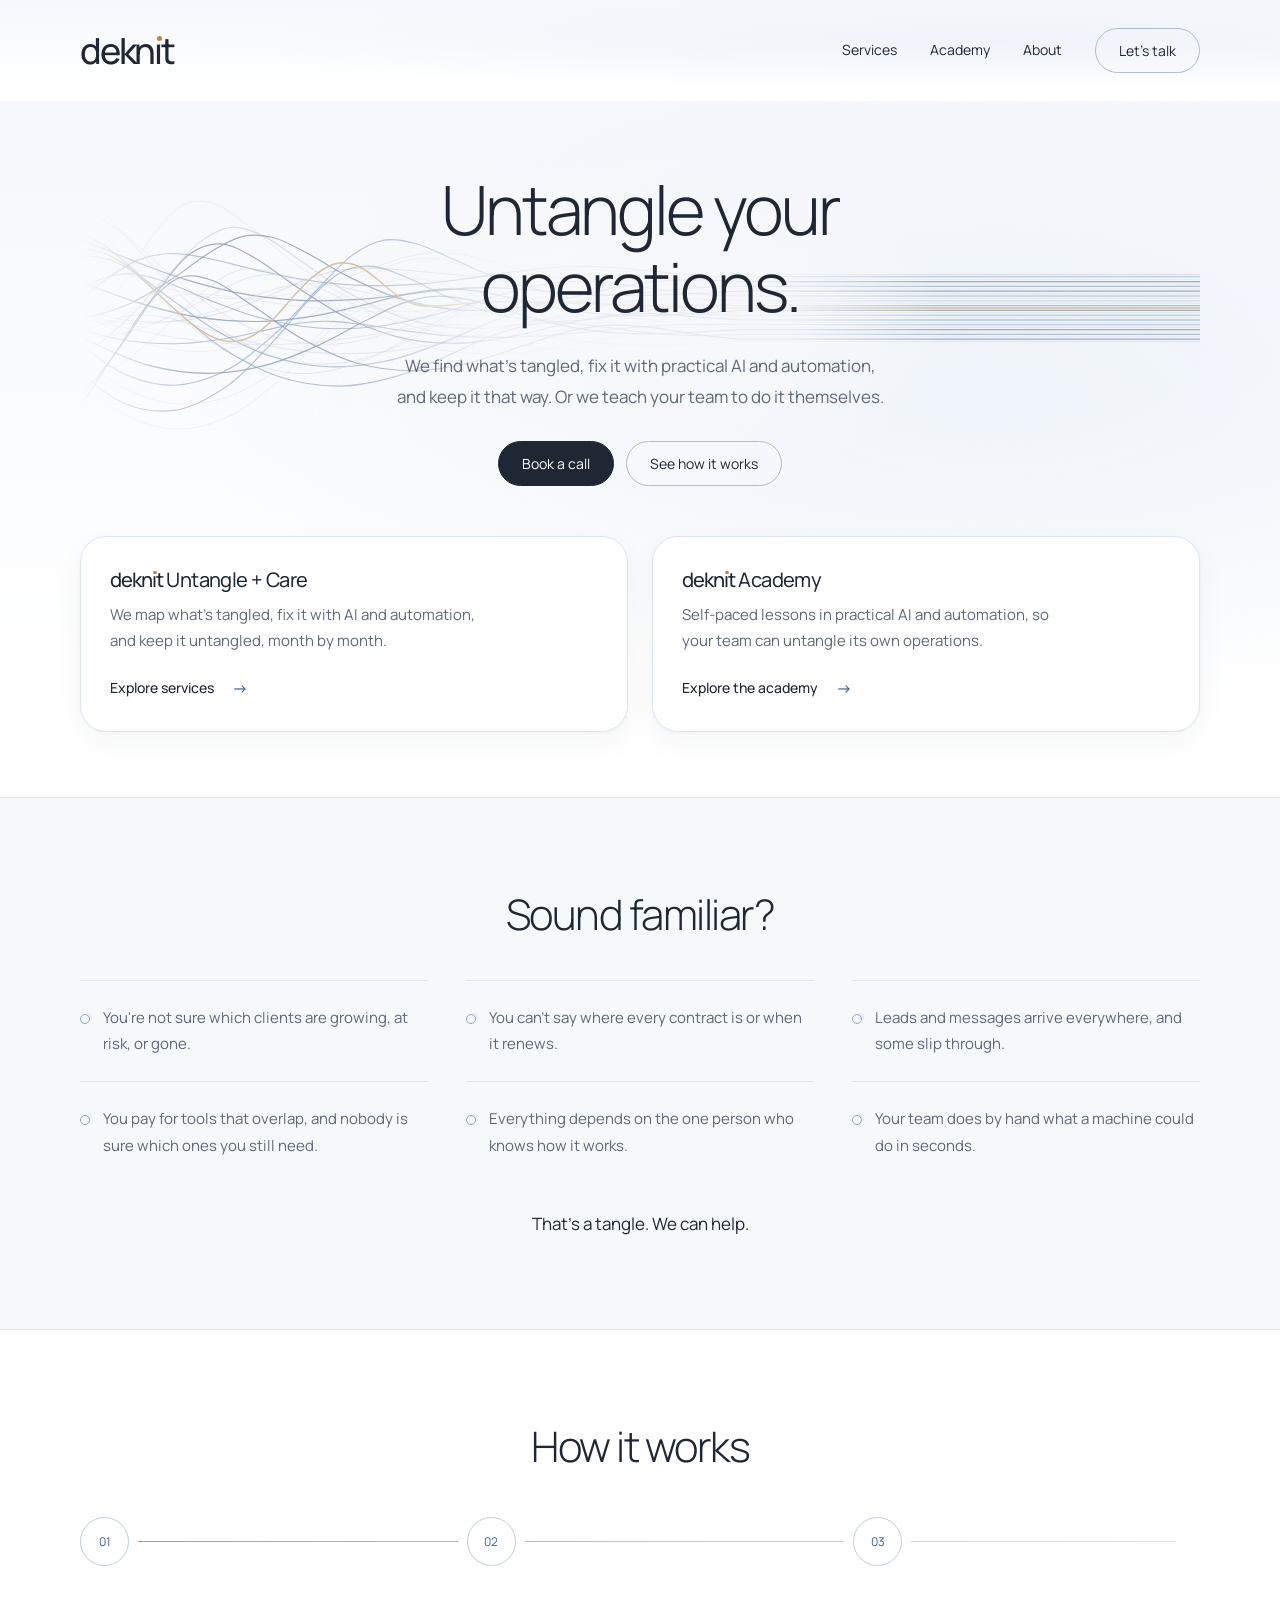
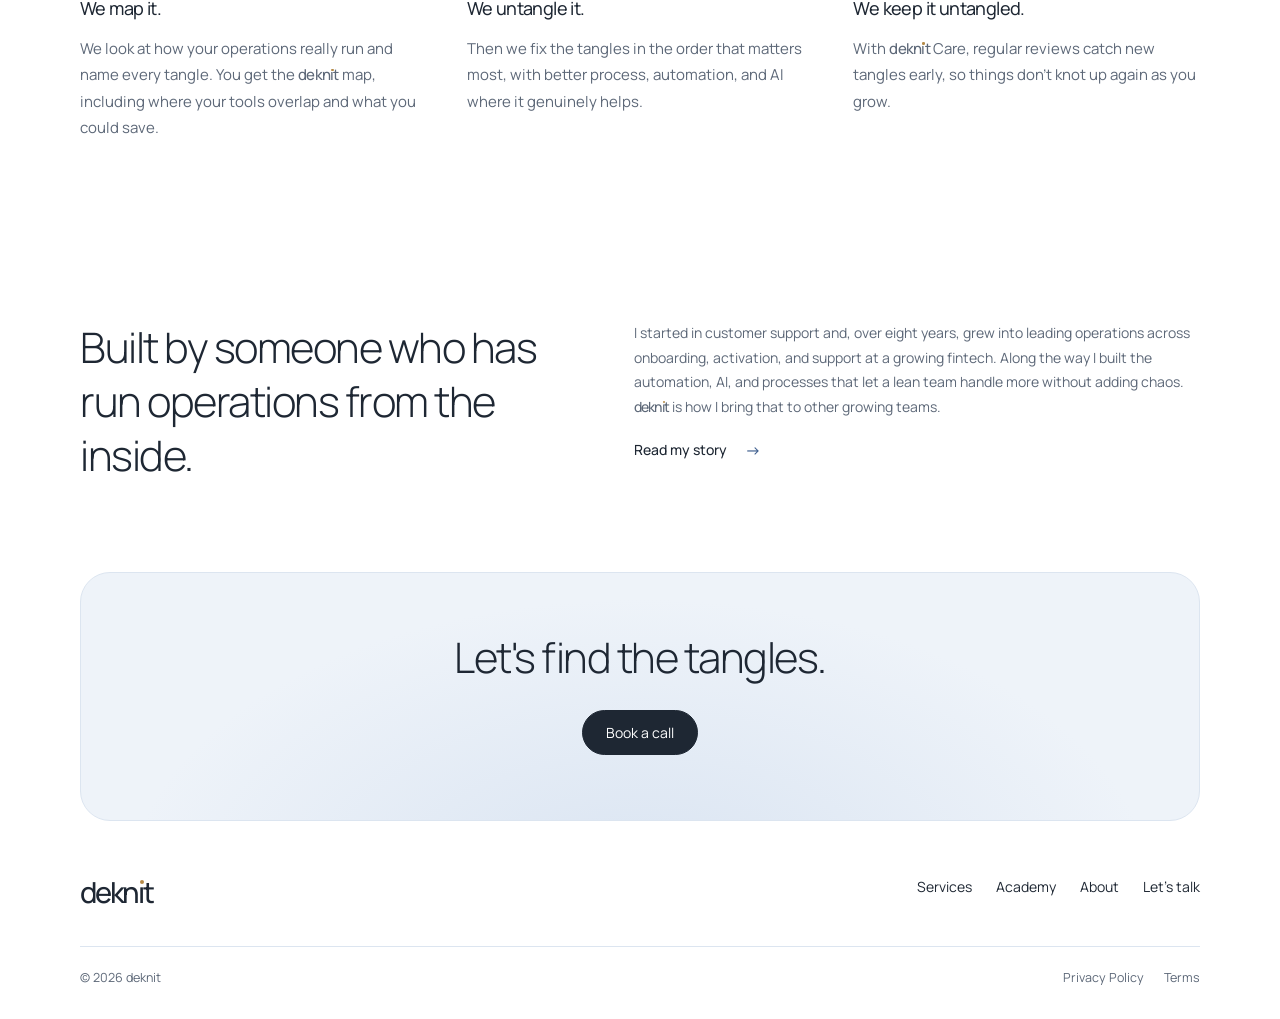
<file: index.html>
<!doctype html>
<html lang="en">
<head>
<meta charset="utf-8">
<meta name="viewport" content="width=device-width, initial-scale=1">
<meta name="description" content="We find what's tangled, fix it with practical AI and automation, and keep it that way. Or we teach your team to do it themselves.">
<title>deknit | Untangle your operations.</title>
<link rel="icon" href="favicon.ico?v=2" sizes="48x48"><link rel="icon" type="image/png" sizes="32x32" href="favicon-32.png?v=2"><link rel="apple-touch-icon" href="apple-touch-icon.png?v=2"><link rel="stylesheet" href="styles.css?v=20261027b"><script src="script.js?v=20261027b" defer></script>
</head>
<body>
<a class="skip" href="#main">Skip to content</a>
<header class="top"><div class="wrap header-row"><a class="logo" href="index.html" aria-label="deknit home">dekn<span class="logo-i">i</span>t</a><nav aria-label="Main navigation"><a href="services.html">Services</a><a href="academy.html">Academy</a><a href="about.html">About</a><a href="lets-talk.html" class="pill">Let's talk</a></nav></div></header>
<main id="main" class="centered"><div class="top">
<div class="wrap">
<section class="hero" aria-labelledby="hero-title"><div class="hero-art" aria-hidden="true"><img src="images/deknit-untangled-hero.svg" alt="" width="2400" height="520" decoding="async"></div><div class="hero-copy"><h1 id="hero-title">Untangle your<br>operations.</h1><p class="lead">We find what's tangled, fix it with practical AI and automation, and keep it that way. Or we teach your team to do it themselves.</p><div class="actions"><a class="pill primary" href="lets-talk.html">Book a call</a><a class="pill" href="#how-it-works">See how it works</a></div></div>
</section>
<div class="offers" id="services"><article class="glass offer"><div><h3><span class="wm">dekn<span class="logo-i">i</span>t</span> Untangle + Care</h3><p>We map what's tangled, fix it with AI and automation, and keep it untangled, month by month.</p><a class="text-link" href="services.html">Explore services</a></div></article><article class="glass offer" id="academy"><div><h3><span class="wm">dekn<span class="logo-i">i</span>t</span> Academy</h3><p>Self-paced lessons in practical AI and automation, so your team can untangle its own operations.</p><a class="text-link" href="academy.html">Explore the academy</a></div></article></div>
</div></div>
<section class="section familiar"><div class="wrap"><h2>Sound familiar?</h2><div class="tangles"><p class="tangle">You're not sure which clients are growing, at risk, or gone.</p><p class="tangle">You can't say where every contract is or when it renews.</p><p class="tangle">Leads and messages arrive everywhere, and some slip through.</p><p class="tangle">You pay for tools that overlap, and nobody is sure which ones you still need.</p><p class="tangle">Everything depends on the one person who knows how it works.</p><p class="tangle">Your team does by hand what a machine could do in seconds.</p></div><p class="closing">That's a tangle. We can help.</p></div></section>
<section class="section wrap" id="how-it-works"><h2>How it works</h2><div class="steps"><article class="step"><span class="number">01</span><h3>We map it.</h3><p>We look at how your operations really run and name every tangle. You get the <span class="wm">dekn<span class="logo-i">i</span>t</span> map, including where your tools overlap and what you could save.</p></article><article class="step"><span class="number">02</span><h3>We untangle it.</h3><p>Then we fix the tangles in the order that matters most, with better process, automation, and AI where it genuinely helps.</p></article><article class="step"><span class="number">03</span><h3>We keep it untangled.</h3><p>With <span class="wm">dekn<span class="logo-i">i</span>t</span> Care, regular reviews catch new tangles early, so things don't knot up again as you grow.</p></article></div></section>
<div class="wrap"><section class="section about" id="about"><h2>Built by someone who has run operations from the inside.</h2><div><p>I started in customer support and, over eight years, grew into leading operations across onboarding, activation, and support at a growing fintech. Along the way I built the automation, AI, and processes that let a lean team handle more without adding chaos. <span class="wm">dekn<span class="logo-i">i</span>t</span> is how I bring that to other growing teams.</p><a class="text-link" href="about.html">Read my story</a></div></section>
<section class="final-cta" id="lets-talk"><h2>Let's find the tangles.</h2><a class="pill primary" href="lets-talk.html">Book a call</a></section>
</div></main>
<footer><div class="wrap"><div class="footer-main"><div><a class="logo" href="index.html" aria-label="deknit home">dekn<span class="logo-i">i</span>t</a></div><nav class="footer-links" aria-label="Footer navigation"><a href="services.html">Services</a><a href="academy.html">Academy</a><a href="about.html">About</a><a href="lets-talk.html">Let's talk</a></nav></div><div class="footer-bottom"><span>&copy; 2026 deknit</span><div class="legal-links"><a href="privacy.html">Privacy Policy</a><a href="terms.html">Terms</a></div></div></div></footer>


</body>
</html>
</file>
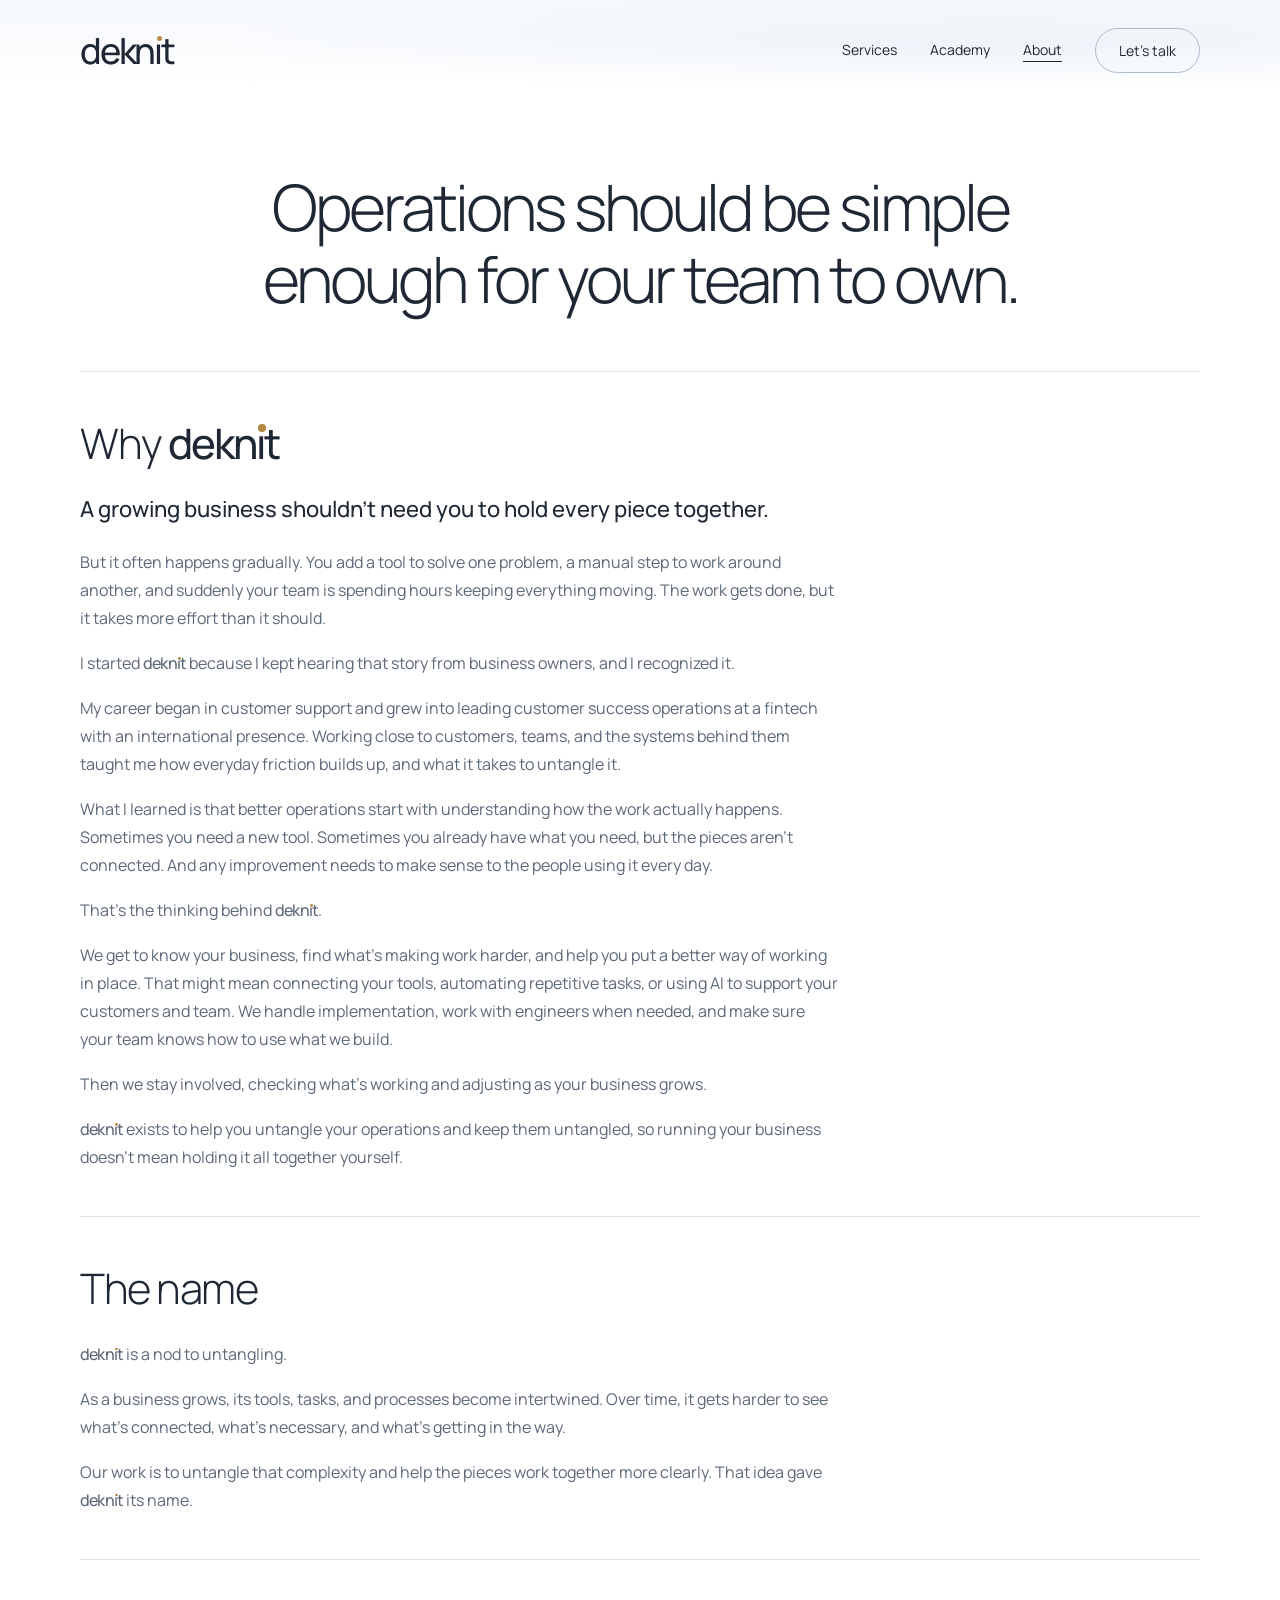
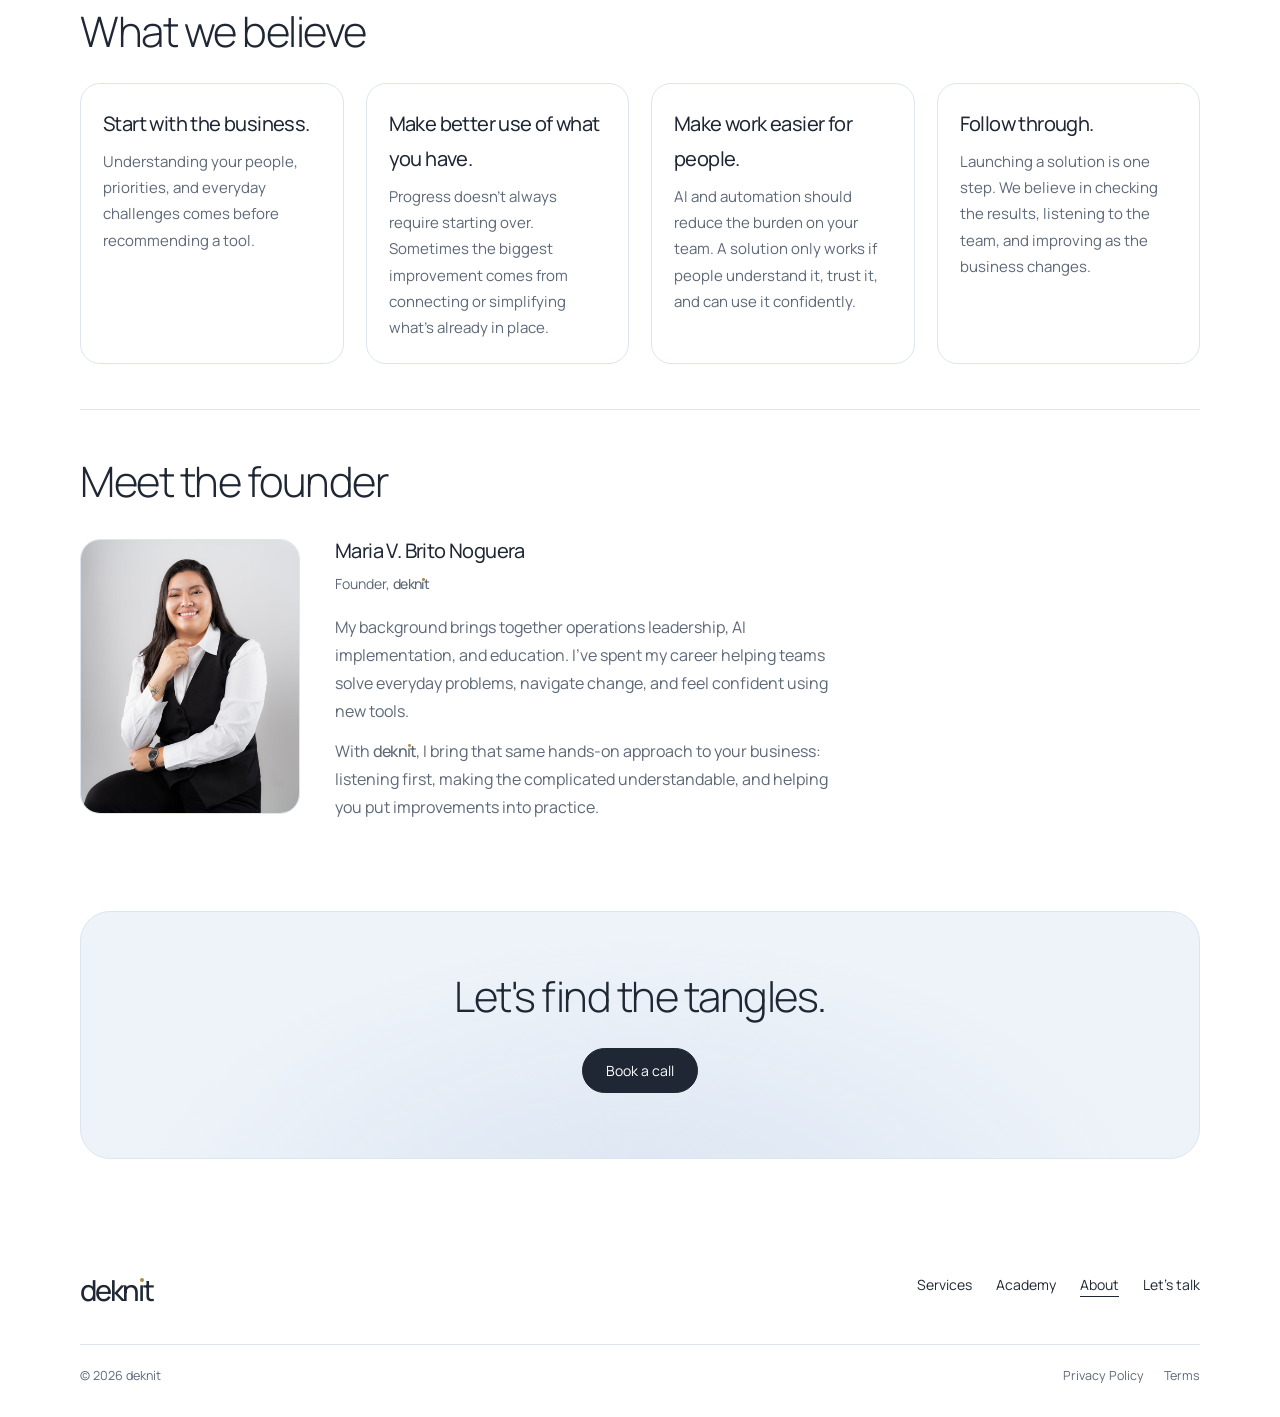
<file: about.html>
<!doctype html><html lang="en"><head><meta charset="utf-8"><meta name="viewport" content="width=device-width, initial-scale=1"><meta name="description" content="Operations should be simple enough for your team to own."><meta name="theme-color" content="#ffffff"><title>Operations should be simple enough for your team to own. | deknit</title><link rel="icon" href="favicon.ico?v=2" sizes="48x48"><link rel="icon" type="image/png" sizes="32x32" href="favicon-32.png?v=2"><link rel="apple-touch-icon" href="apple-touch-icon.png?v=2"><link rel="stylesheet" href="styles.css?v=20261027b"><script src="script.js?v=20261027b" defer></script></head><body><a class="skip" href="#main">Skip to content</a><header class="top"><div class="wrap header-row"><a class="logo" href="index.html" aria-label="deknit home">dekn<span class="logo-i">i</span>t</a><nav aria-label="Main navigation"><a href="services.html">Services</a><a href="academy.html">Academy</a><a href="about.html" aria-current="page">About</a><a href="lets-talk.html" class="pill">Let's talk</a></nav></div></header><main id="main"><div class="wrap"><section class="page-hero"><h1>Operations should be simple enough for your team to own.</h1></section><div class="page-body"><section class="content-section"><div class="reading"><h2>Why <span class="wm">dekn<span class="logo-i">i</span>t</span></h2><p class="lead-line">A growing business shouldn't need you to hold every piece together.</p><p>But it often happens gradually. You add a tool to solve one problem, a manual step to work around another, and suddenly your team is spending hours keeping everything moving. The work gets done, but it takes more effort than it should.</p><p>I started <span class="wm">dekn<span class="logo-i">i</span>t</span> because I kept hearing that story from business owners, and I recognized it.</p><p>My career began in customer support and grew into leading customer success operations at a fintech with an international presence. Working close to customers, teams, and the systems behind them taught me how everyday friction builds up, and what it takes to untangle it.</p><p>What I learned is that better operations start with understanding how the work actually happens. Sometimes you need a new tool. Sometimes you already have what you need, but the pieces aren't connected. And any improvement needs to make sense to the people using it every day.</p><p>That's the thinking behind <span class="wm">dekn<span class="logo-i">i</span>t</span>.</p><p>We get to know your business, find what's making work harder, and help you put a better way of working in place. That might mean connecting your tools, automating repetitive tasks, or using AI to support your customers and team. We handle implementation, work with engineers when needed, and make sure your team knows how to use what we build.</p><p>Then we stay involved, checking what's working and adjusting as your business grows.</p><p><span class="wm">dekn<span class="logo-i">i</span>t</span> exists to help you untangle your operations and keep them untangled, so running your business doesn't mean holding it all together yourself.</p></div></section><section class="content-section"><div class="reading"><h2>The name</h2><p><span class="wm">dekn<span class="logo-i">i</span>t</span> is a nod to untangling.</p><p>As a business grows, its tools, tasks, and processes become intertwined. Over time, it gets harder to see what's connected, what's necessary, and what's getting in the way.</p><p>Our work is to untangle that complexity and help the pieces work together more clearly. That idea gave <span class="wm">dekn<span class="logo-i">i</span>t</span> its name.</p></div></section><section class="content-section"><h2>What we believe</h2><div class="four-grid"><article><h3>Start with the business.</h3><p>Understanding your people, priorities, and everyday challenges comes before recommending a tool.</p></article><article><h3>Make better use of what you have.</h3><p>Progress doesn't always require starting over. Sometimes the biggest improvement comes from connecting or simplifying what's already in place.</p></article><article><h3>Make work easier for people.</h3><p>AI and automation should reduce the burden on your team. A solution only works if people understand it, trust it, and can use it confidently.</p></article><article><h3>Follow through.</h3><p>Launching a solution is one step. We believe in checking the results, listening to the team, and improving as the business changes.</p></article></div></section><section class="content-section"><h2>Meet the founder</h2><div class="profile"><img class="founder-photo" src="images/maria-founder.jpg" width="800" height="1000" alt="Maria V. Brito Noguera, founder of deknit" loading="lazy"><div class="founder"><h3>Maria V. Brito Noguera</h3><p class="founder-role">Founder, <span class="wm">dekn<span class="logo-i">i</span>t</span></p><p>My background brings together operations leadership, AI implementation, and education. I've spent my career helping teams solve everyday problems, navigate change, and feel confident using new tools.</p><p>With <span class="wm">dekn<span class="logo-i">i</span>t</span>, I bring that same hands-on approach to your business: listening first, making the complicated understandable, and helping you put improvements into practice.</p></div></div></section><section class="final-cta"><h2>Let's find the tangles.</h2><a class="pill primary" href="lets-talk.html">Book a call</a></section></div></div></main><footer><div class="wrap"><div class="footer-main"><div><a class="logo" href="index.html" aria-label="deknit home">dekn<span class="logo-i">i</span>t</a></div><nav class="footer-links" aria-label="Footer navigation"><a href="services.html">Services</a><a href="academy.html">Academy</a><a href="about.html" aria-current="page">About</a><a href="lets-talk.html">Let's talk</a></nav></div><div class="footer-bottom"><span>&copy; 2026 deknit</span><div class="legal-links"><a href="privacy.html">Privacy Policy</a><a href="terms.html">Terms</a></div></div></div></footer></body></html>
</file>
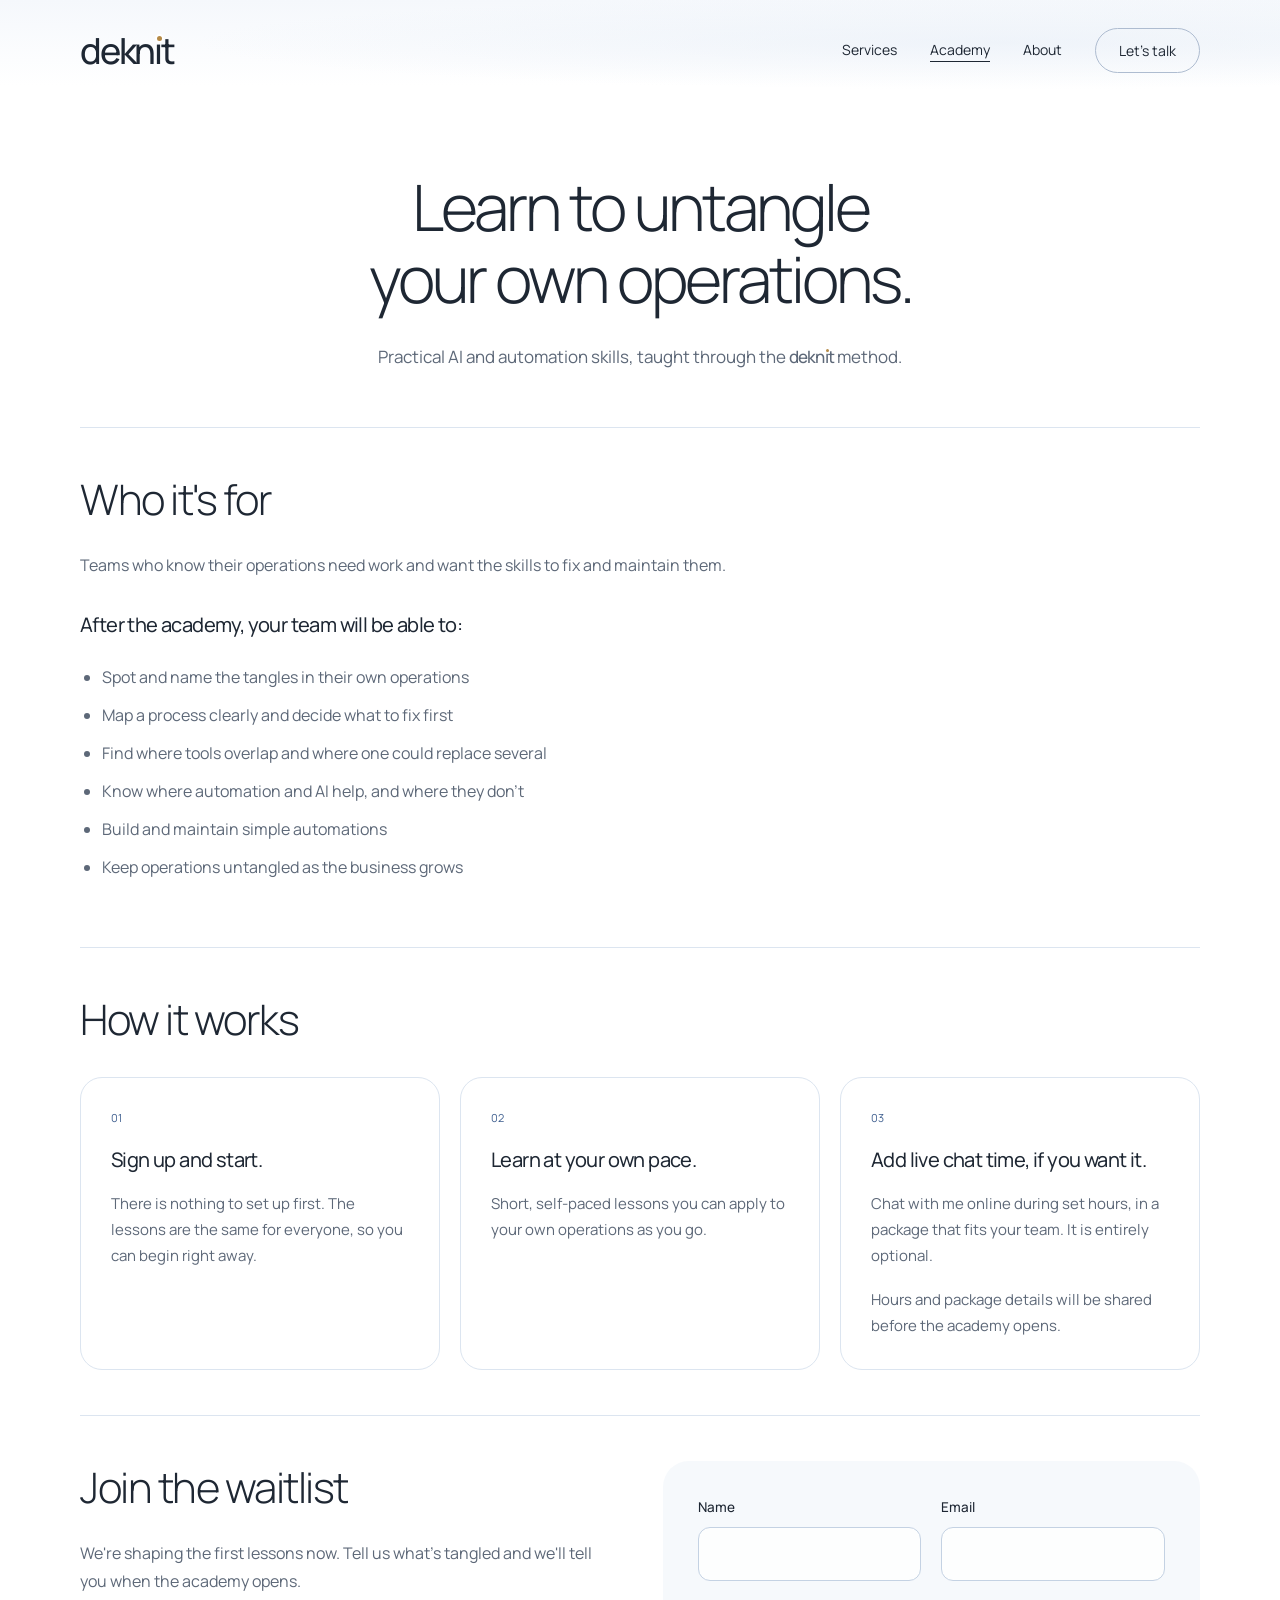
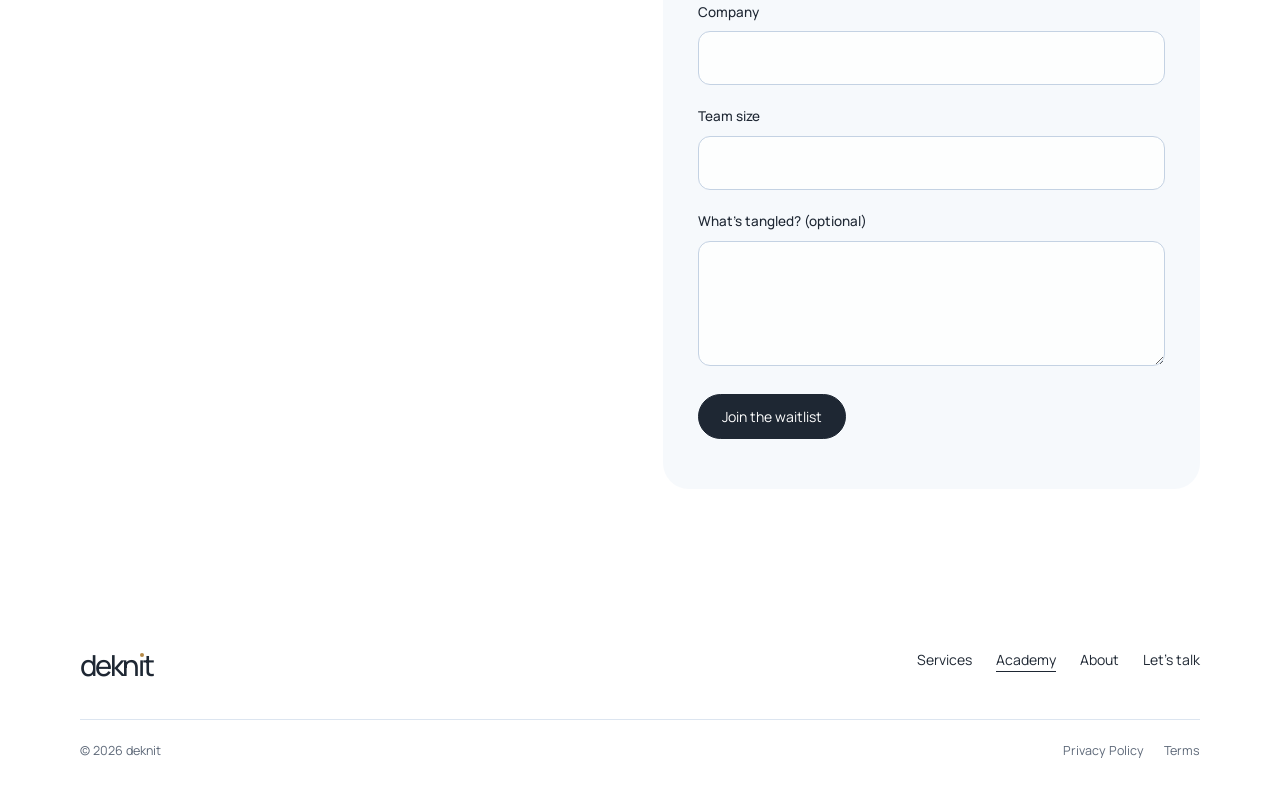
<file: academy.html>
<!doctype html><html lang="en"><head><meta charset="utf-8"><meta name="viewport" content="width=device-width, initial-scale=1"><meta name="description" content="Practical AI and automation skills, taught through the deknit method."><meta name="theme-color" content="#ffffff"><title>Learn to untangle your own operations. | deknit</title><link rel="icon" href="favicon.ico?v=2" sizes="48x48"><link rel="icon" type="image/png" sizes="32x32" href="favicon-32.png?v=2"><link rel="apple-touch-icon" href="apple-touch-icon.png?v=2"><link rel="stylesheet" href="styles.css?v=20261027b"><script src="script.js?v=20261027b" defer></script></head><body><a class="skip" href="#main">Skip to content</a><header class="top"><div class="wrap header-row"><a class="logo" href="index.html" aria-label="deknit home">dekn<span class="logo-i">i</span>t</a><nav aria-label="Main navigation"><a href="services.html">Services</a><a href="academy.html" aria-current="page">Academy</a><a href="about.html">About</a><a href="lets-talk.html" class="pill">Let's talk</a></nav></div></header><main id="main"><div class="wrap"><section class="page-hero"><h1>Learn to untangle your own operations.</h1><p class="lead">Practical AI and automation skills, taught through the <span class="wm">dekn<span class="logo-i">i</span>t</span> method.</p></section><div class="page-body"><section class="content-section"><div class="reading"><h2>Who it's for</h2><p>Teams who know their operations need work and want the skills to fix and maintain them.</p><h3 style="margin-top:28px">After the academy, your team will be able to:</h3><ul><li>Spot and name the tangles in their own operations</li><li>Map a process clearly and decide what to fix first</li><li>Find where tools overlap and where one could replace several</li><li>Know where automation and AI help, and where they don't</li><li>Build and maintain simple automations</li><li>Keep operations untangled as the business grows</li></ul></div></section><section class="content-section"><h2>How it works</h2><div class="products"><article class="product"><div class="mini-number">01</div><h3>Sign up and start.</h3><p>There is nothing to set up first. The lessons are the same for everyone, so you can begin right away.</p></article><article class="product"><div class="mini-number">02</div><h3>Learn at your own pace.</h3><p>Short, self-paced lessons you can apply to your own operations as you go.</p></article><article class="product"><div class="mini-number">03</div><h3>Add live chat time, if you want it.</h3><p>Chat with me online during set hours, in a package that fits your team. It is entirely optional.</p><p>Hours and package details will be shared before the academy opens.</p></article></div></section><section class="content-section split"><div><h2>Join the waitlist</h2><p>We're shaping the first lessons now. Tell us what's tangled and we'll tell you when the academy opens.</p></div><div class="form-section"><form data-formspree-form data-kind="Academy waitlist" action="https://formspree.io/f/mbgggkrj" method="post"><div class="form-row"><div class="field"><label for="waitlist-name">Name</label><input id="waitlist-name" name="name" autocomplete="name" required maxlength="120"></div><div class="field"><label for="waitlist-email">Email</label><input type="email" id="waitlist-email" name="email" autocomplete="email" required maxlength="254"></div></div><div class="field"><label for="waitlist-company">Company</label><input id="waitlist-company" name="company" autocomplete="organization" required maxlength="200"></div><div class="field"><label for="waitlist-team">Team size</label><input type="number" id="waitlist-team" name="team_size" step="1" min="1" max="1000000" required inputmode="numeric"></div><div class="field"><label for="waitlist-message">What's tangled? (optional)</label><textarea id="waitlist-message" name="message" maxlength="5000"></textarea></div><div hidden><label for="waitlist-gotcha">Leave this field empty</label><input id="waitlist-gotcha" name="_gotcha" type="text" tabindex="-1" autocomplete="off"></div><button class="pill primary" type="submit">Join the waitlist</button><p class="status" role="status" aria-live="polite"></p></form></div></section></div></div></main><footer><div class="wrap"><div class="footer-main"><div><a class="logo" href="index.html" aria-label="deknit home">dekn<span class="logo-i">i</span>t</a></div><nav class="footer-links" aria-label="Footer navigation"><a href="services.html">Services</a><a href="academy.html" aria-current="page">Academy</a><a href="about.html">About</a><a href="lets-talk.html">Let's talk</a></nav></div><div class="footer-bottom"><span>&copy; 2026 deknit</span><div class="legal-links"><a href="privacy.html">Privacy Policy</a><a href="terms.html">Terms</a></div></div></div></footer></body></html>
</file>
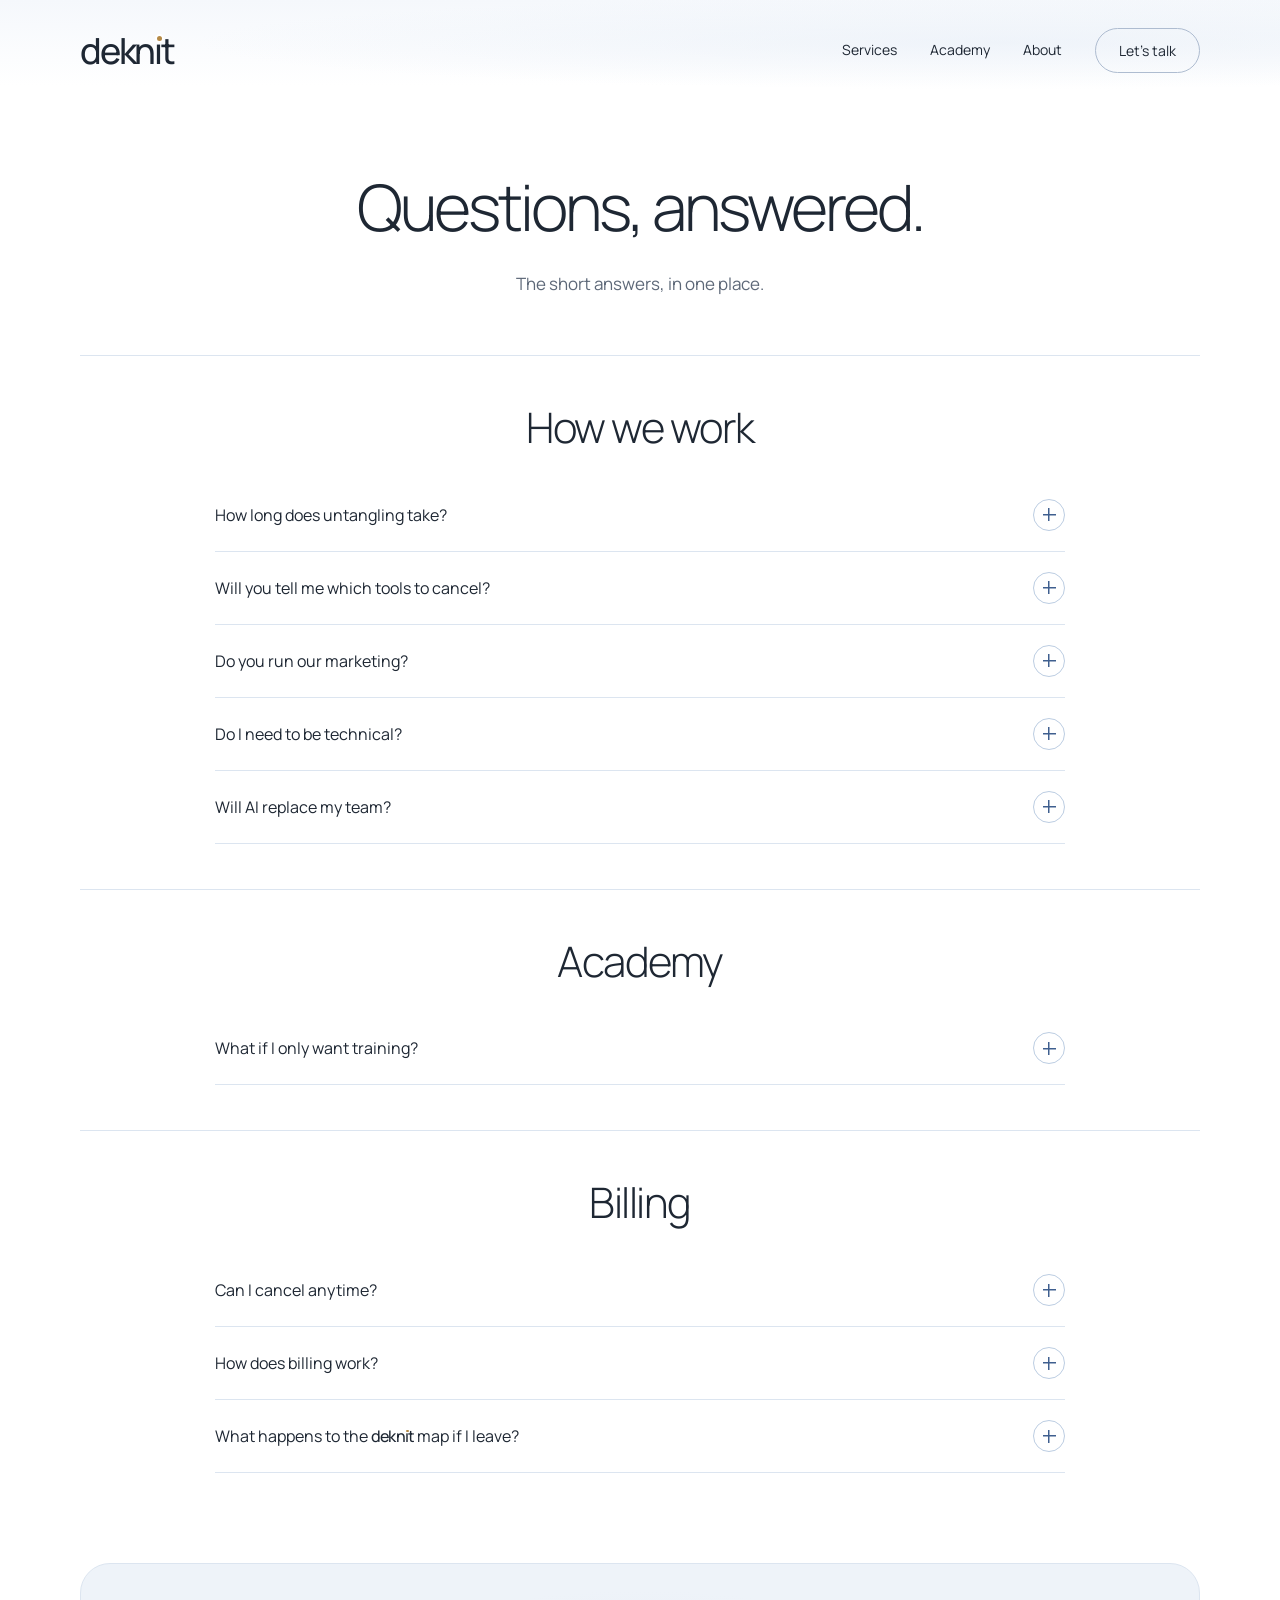
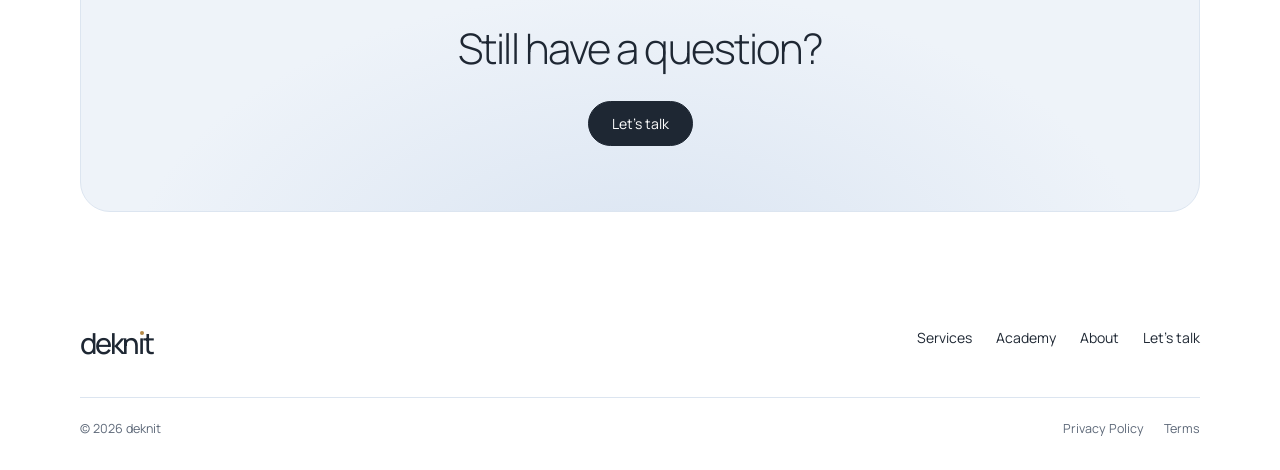
<file: faq.html>
<!doctype html>
<html lang="en">
<head>
<meta charset="utf-8">
<meta name="viewport" content="width=device-width, initial-scale=1">
<meta name="description" content="Answers about cancelling, billing, the deknit map, and how we work.">
<meta name="theme-color" content="#ffffff">
<title>Questions, answered. | deknit</title>
<link rel="icon" href="favicon.ico?v=2" sizes="48x48"><link rel="icon" type="image/png" sizes="32x32" href="favicon-32.png?v=2"><link rel="apple-touch-icon" href="apple-touch-icon.png?v=2"><link rel="stylesheet" href="styles.css?v=20261027b">
<script src="script.js?v=20261027b" defer></script>
</head>
<body>
<a class="skip" href="#main">Skip to content</a>
<header class="top"><div class="wrap header-row"><a class="logo" href="index.html" aria-label="deknit home">dekn<span class="logo-i">i</span>t</a><nav aria-label="Main navigation"><a href="services.html">Services</a><a href="academy.html">Academy</a><a href="about.html">About</a><a href="lets-talk.html" class="pill">Let's talk</a></nav></div></header>
<main id="main" class="centered">
<div class="wrap">

<section class="page-hero">
<h1>Questions, answered.</h1>
<p class="lead">The short answers, in one place.</p>
</section>

<div class="page-body">


<section class="content-section faq">
<h2>How we work</h2>
<details><summary>How long does untangling take?</summary><p>It depends on how deep the tangle goes. The <span class="wm">dekn<span class="logo-i">i</span>t</span> map gives you our estimate up front, and it can range from a short engagement to a year or more.</p></details>
<details><summary>Will you tell me which tools to cancel?</summary><p>Yes. The tool map in your <span class="wm">dekn<span class="logo-i">i</span>t</span> map shows overlaps and options. We don't take commissions from any tool, so our advice stays independent, and you make the final call. Savings are estimates, based on current plans.</p></details>
<details><summary>Do you run our marketing?</summary><p>We automate the busywork behind your marketing, like tracking where new clients come from, follow-up emails, review requests, and keeping your listings consistent. We don't run your marketing for you.</p></details>
<details><summary>Do I need to be technical?</summary><p>No. We handle the technical work and explain everything clearly.</p></details>
<details><summary>Will AI replace my team?</summary><p>No. We use AI to remove repetitive work so your team can focus on work that needs judgment and care.</p></details>
</section>

<section class="content-section faq">
<h2>Academy</h2>
<details><summary>What if I only want training?</summary><p>That's <span class="wm">dekn<span class="logo-i">i</span>t</span> Academy. It's self-paced lessons you can start on your own, with optional live chat time if you want to talk things through with me.</p></details>
</section>

<section class="content-section faq">
<h2>Billing</h2>
<details><summary>Can I cancel anytime?</summary><p>Yes. Everything is month to month. Cancel yourself in your customer portal at least 2 weeks before your next billing date and you won't be billed for the following month.</p></details>
<details><summary>How does billing work?</summary><p>Billed monthly in advance by card through Stripe. In your customer portal you can update your payment method, see invoices, and cancel.</p></details>
<details><summary><span>What happens to the <span class="wm">dekn<span class="logo-i">i</span>t</span> map if I leave?</span></summary><p>It's yours to keep, along with everything we built and documented.</p></details>
</section>

<section class="final-cta">
<h2>Still have a question?</h2>
<a class="pill primary" href="lets-talk.html">Let's talk</a>
</section>

</div>
</div>
</main>
<footer><div class="wrap"><div class="footer-main"><div><a class="logo" href="index.html" aria-label="deknit home">dekn<span class="logo-i">i</span>t</a></div><nav class="footer-links" aria-label="Footer navigation"><a href="services.html">Services</a><a href="academy.html">Academy</a><a href="about.html">About</a><a href="lets-talk.html">Let's talk</a></nav></div><div class="footer-bottom"><span>&copy; 2026 deknit</span><div class="legal-links"><a href="privacy.html">Privacy Policy</a><a href="terms.html">Terms</a></div></div></div></footer>
</body>
</html>
</file>
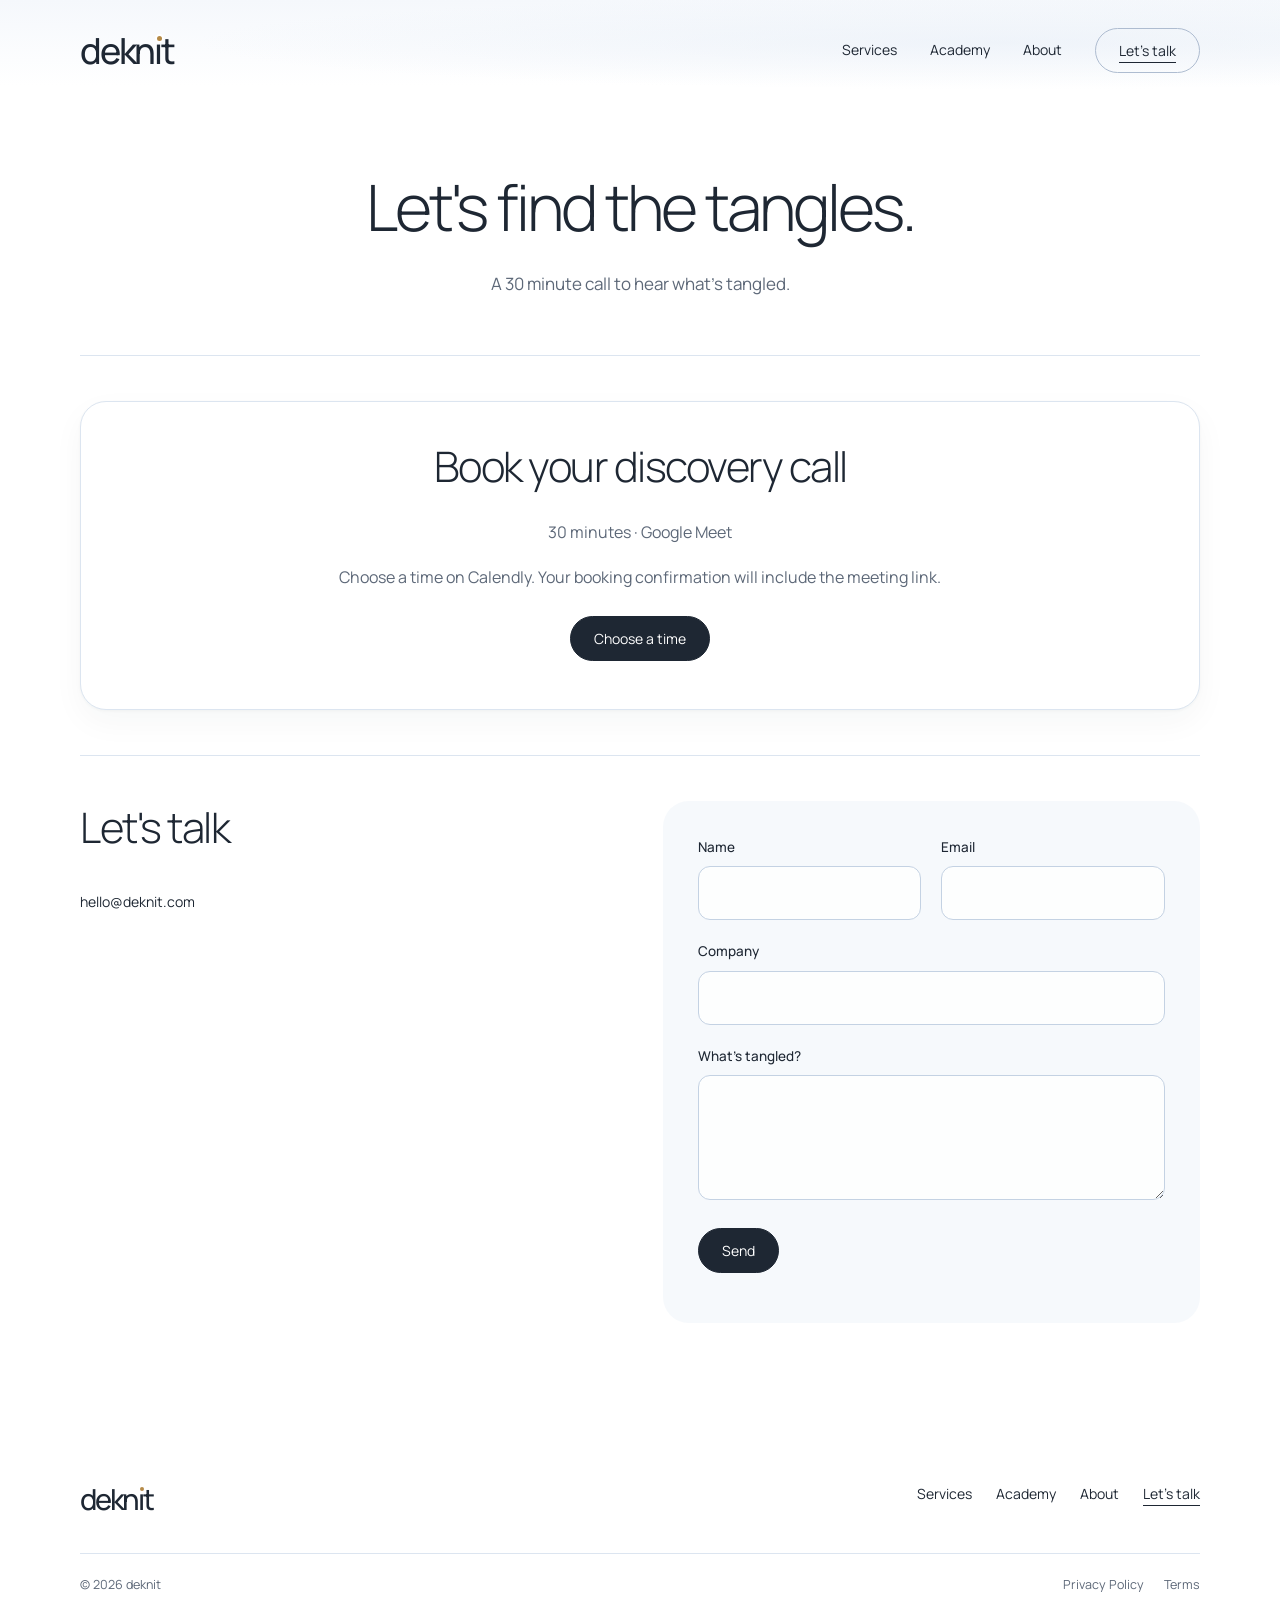
<file: lets-talk.html>
<!doctype html><html lang="en"><head><meta charset="utf-8"><meta name="viewport" content="width=device-width, initial-scale=1"><meta name="description" content="A 30 minute call to hear what's tangled."><meta name="theme-color" content="#ffffff"><title>Let's find the tangles. | deknit</title><link rel="icon" href="favicon.ico?v=2" sizes="48x48"><link rel="icon" type="image/png" sizes="32x32" href="favicon-32.png?v=2"><link rel="apple-touch-icon" href="apple-touch-icon.png?v=2"><link rel="stylesheet" href="styles.css?v=20261027b"><script src="script.js?v=20261027b" defer></script></head><body><a class="skip" href="#main">Skip to content</a><header class="top"><div class="wrap header-row"><a class="logo" href="index.html" aria-label="deknit home">dekn<span class="logo-i">i</span>t</a><nav aria-label="Main navigation"><a href="services.html">Services</a><a href="academy.html">Academy</a><a href="about.html">About</a><a href="lets-talk.html" class="pill" aria-current="page">Let's talk</a></nav></div></header><main id="main"><div class="wrap"><section class="page-hero"><h1>Let's find the tangles.</h1><p class="lead">A 30 minute call to hear what's tangled.</p></section><div class="page-body"><section class="content-section"><div class="glass booking-panel"><h2>Book your discovery call</h2><p>30 minutes &middot; Google Meet</p><p>Choose a time on Calendly. Your booking confirmation will include the meeting link.</p><a class="pill primary" href="https://calendly.com/get-deknit/30min" target="_blank" rel="noopener noreferrer">Choose a time</a></div></section><section class="content-section split"><div><h2>Let's talk</h2><a class="contact" href="mailto:hello@deknit.com">hello@deknit.com</a></div><div class="form-section"><form data-formspree-form data-kind="Discovery call enquiry" action="https://formspree.io/f/xgaaaygd" method="post"><div class="form-row"><div class="field"><label for="contact-name">Name</label><input id="contact-name" name="name" autocomplete="name" required maxlength="120"></div><div class="field"><label for="contact-email">Email</label><input type="email" id="contact-email" name="email" autocomplete="email" required maxlength="254"></div></div><div class="field"><label for="contact-company">Company</label><input id="contact-company" name="company" autocomplete="organization" required maxlength="200"></div><div class="field"><label for="contact-message">What's tangled?</label><textarea id="contact-message" name="message" maxlength="5000" required></textarea></div><div hidden><label for="contact-gotcha">Leave this field empty</label><input id="contact-gotcha" name="_gotcha" type="text" tabindex="-1" autocomplete="off"></div><button class="pill primary" type="submit">Send</button><p class="status" role="status" aria-live="polite"></p></form></div></section></div></div></main><footer><div class="wrap"><div class="footer-main"><div><a class="logo" href="index.html" aria-label="deknit home">dekn<span class="logo-i">i</span>t</a></div><nav class="footer-links" aria-label="Footer navigation"><a href="services.html">Services</a><a href="academy.html">Academy</a><a href="about.html">About</a><a href="lets-talk.html" aria-current="page">Let's talk</a></nav></div><div class="footer-bottom"><span>&copy; 2026 deknit</span><div class="legal-links"><a href="privacy.html">Privacy Policy</a><a href="terms.html">Terms</a></div></div></div></footer></body></html>
</file>
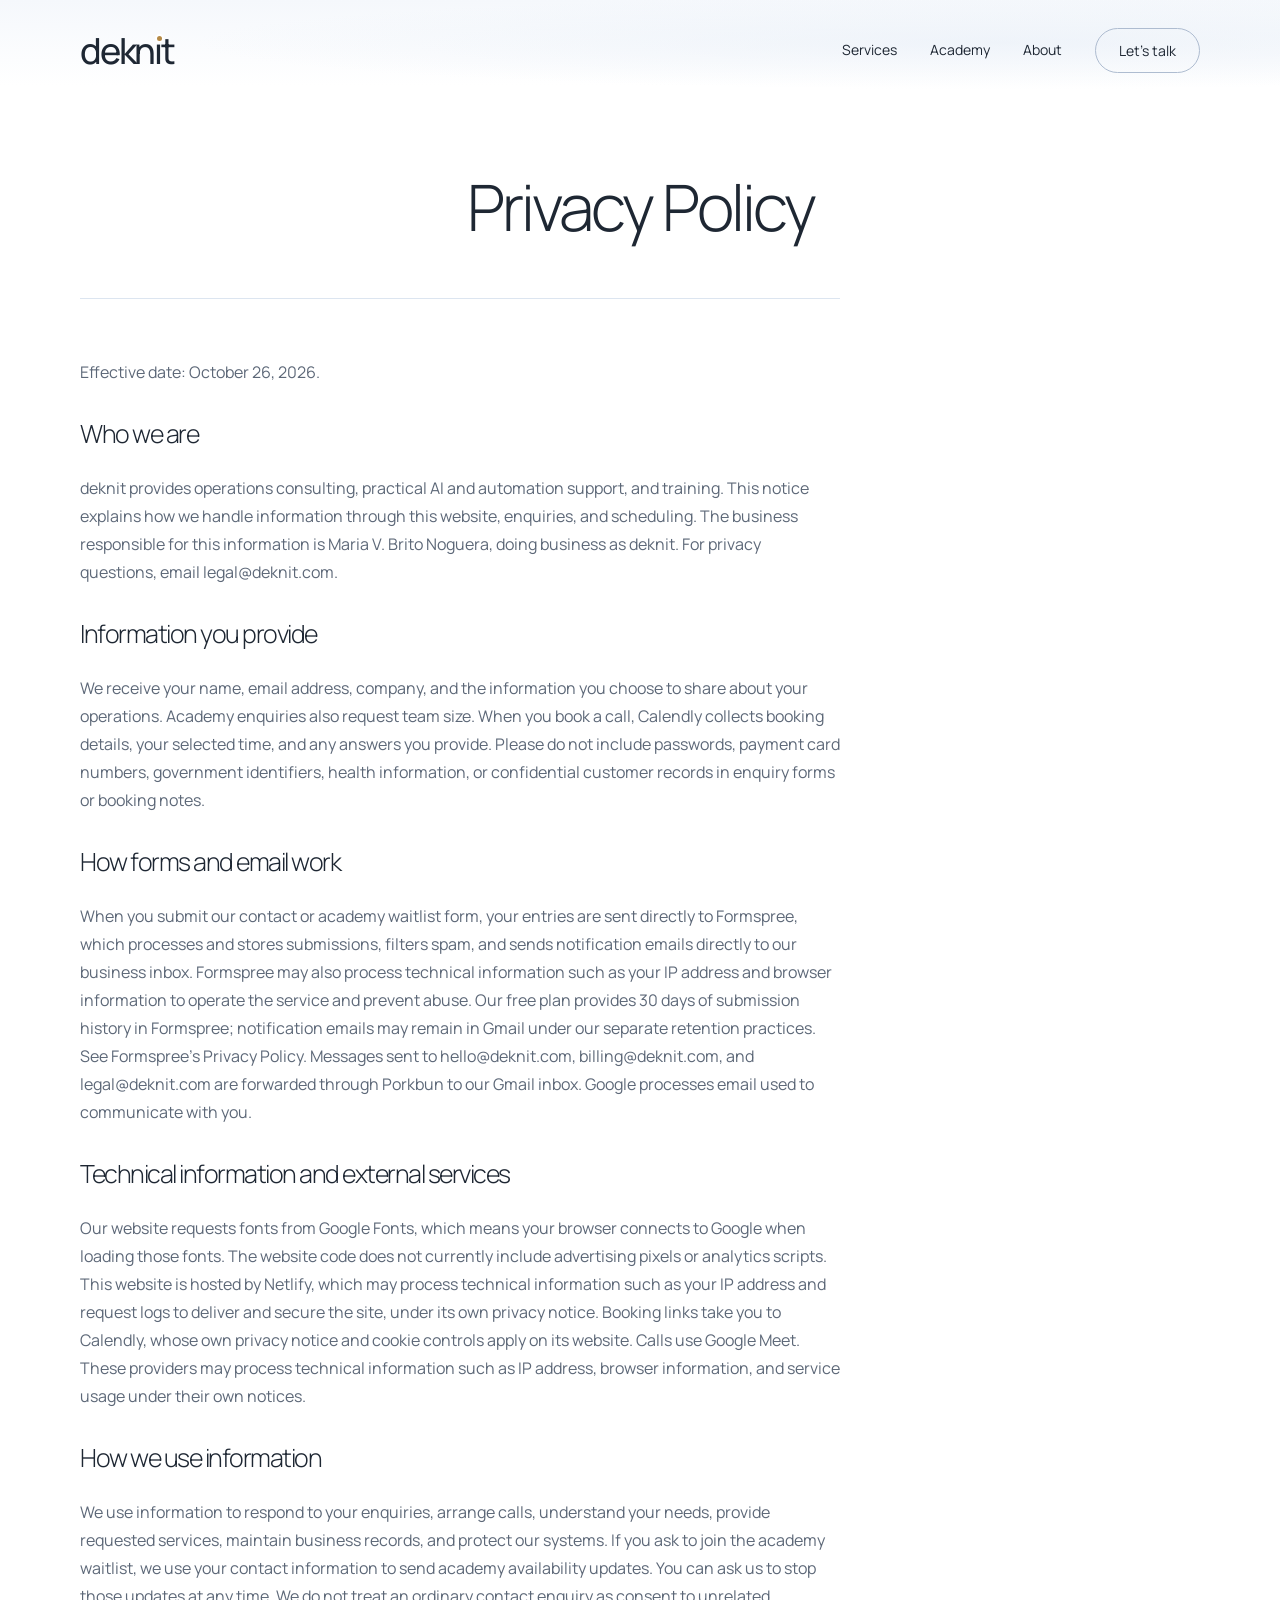
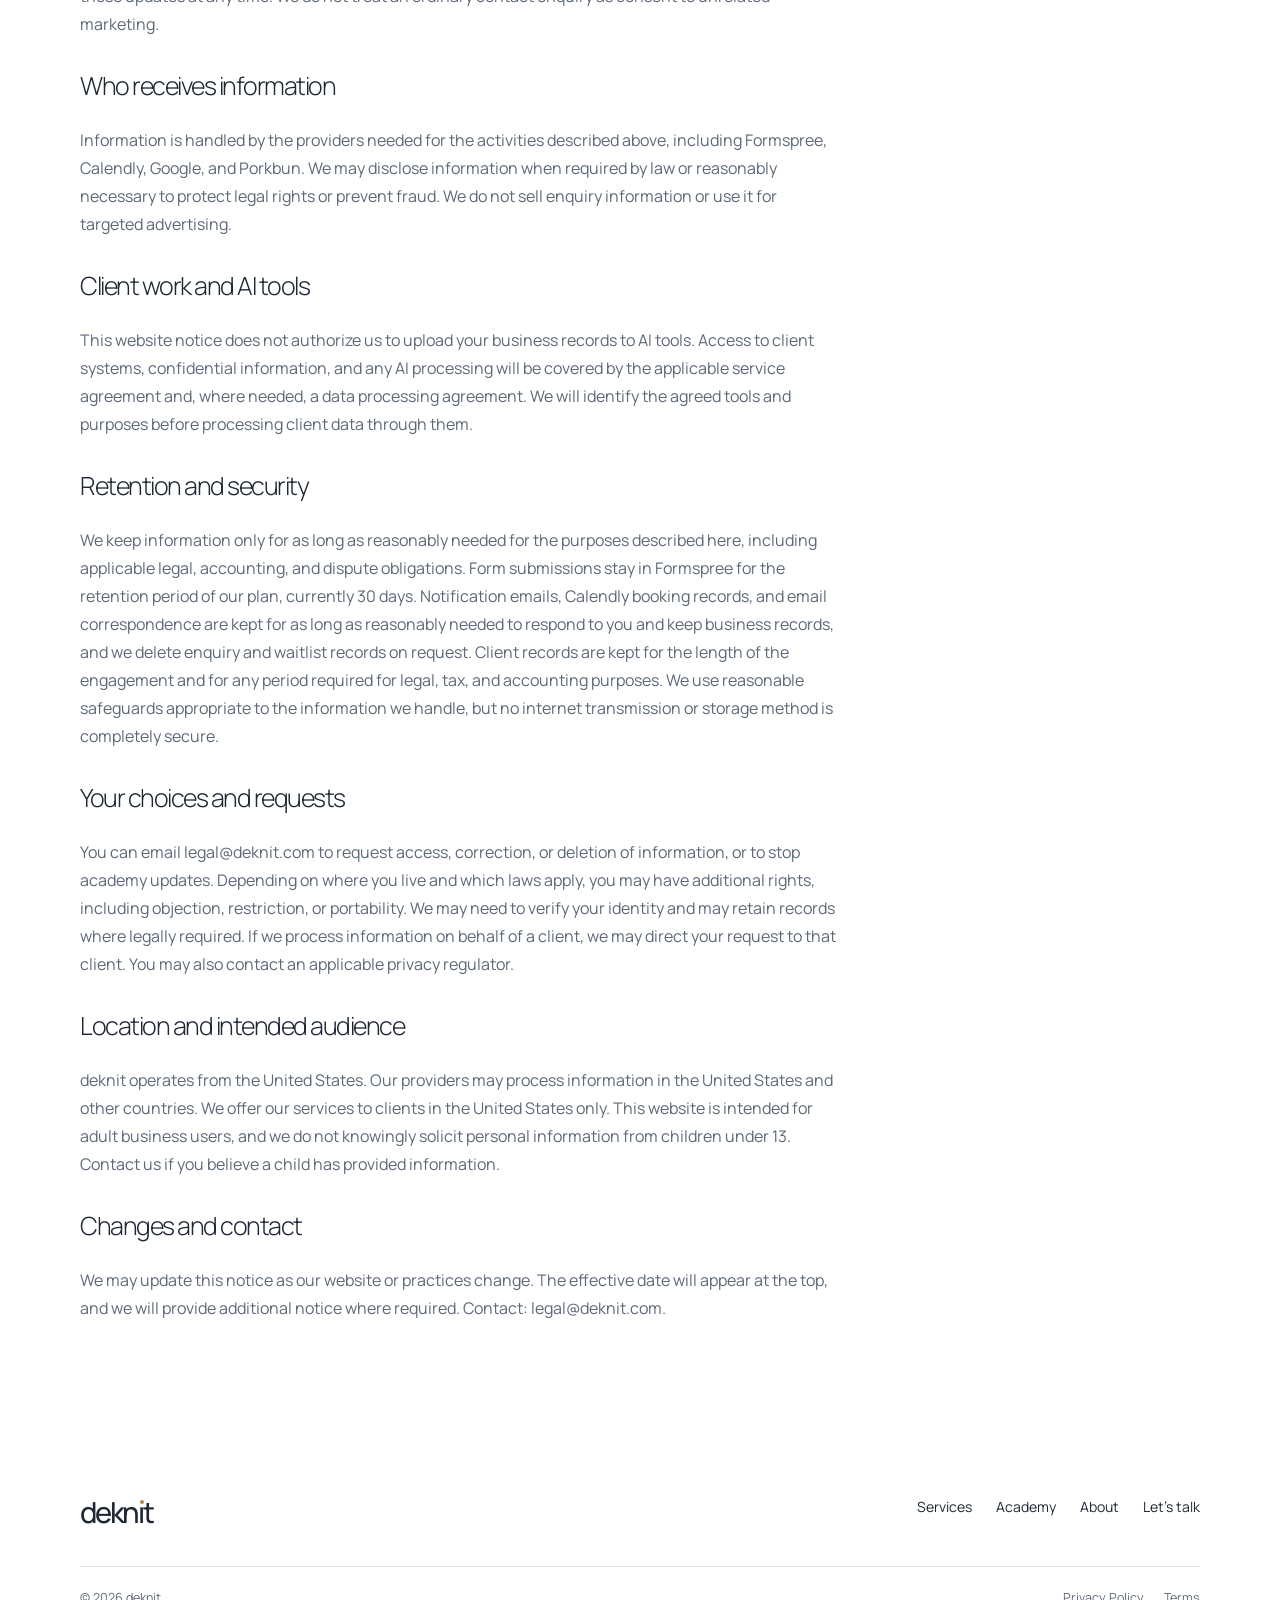
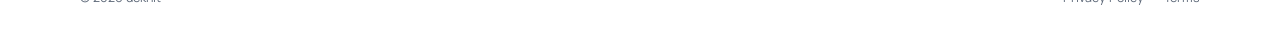
<file: privacy.html>
<!doctype html><html lang="en"><head><meta charset="utf-8"><meta name="viewport" content="width=device-width, initial-scale=1"><meta name="description" content="Privacy Policy"><meta name="theme-color" content="#ffffff"><title>Privacy Policy | deknit</title><link rel="icon" href="favicon.ico?v=2" sizes="48x48"><link rel="icon" type="image/png" sizes="32x32" href="favicon-32.png?v=2"><link rel="apple-touch-icon" href="apple-touch-icon.png?v=2"><link rel="stylesheet" href="styles.css?v=20261027b"><script src="script.js?v=20261027b" defer></script></head><body><a class="skip" href="#main">Skip to content</a><header class="top"><div class="wrap header-row"><a class="logo" href="index.html" aria-label="deknit home">dekn<span class="logo-i">i</span>t</a><nav aria-label="Main navigation"><a href="services.html">Services</a><a href="academy.html">Academy</a><a href="about.html">About</a><a href="lets-talk.html" class="pill">Let's talk</a></nav></div></header><main id="main"><div class="wrap"><section class="page-hero"><h1>Privacy Policy</h1></section><div class="page-body"><section class="content-section legal-copy reading"><p class="effective">Effective date: October 26, 2026.</p><h2>Who we are</h2><p>deknit provides operations consulting, practical AI and automation support, and training. This notice explains how we handle information through this website, enquiries, and scheduling. The business responsible for this information is Maria V. Brito Noguera, doing business as deknit. For privacy questions, email legal@deknit.com.</p><h2>Information you provide</h2><p>We receive your name, email address, company, and the information you choose to share about your operations. Academy enquiries also request team size. When you book a call, Calendly collects booking details, your selected time, and any answers you provide. Please do not include passwords, payment card numbers, government identifiers, health information, or confidential customer records in enquiry forms or booking notes.</p><h2>How forms and email work</h2><p>When you submit our contact or academy waitlist form, your entries are sent directly to Formspree, which processes and stores submissions, filters spam, and sends notification emails directly to our business inbox. Formspree may also process technical information such as your IP address and browser information to operate the service and prevent abuse. Our free plan provides 30 days of submission history in Formspree; notification emails may remain in Gmail under our separate retention practices. See <a href="https://formspree.io/legal/privacy-policy/">Formspree's Privacy Policy</a>. Messages sent to hello@deknit.com, billing@deknit.com, and legal@deknit.com are forwarded through Porkbun to our Gmail inbox. Google processes email used to communicate with you.</p><h2>Technical information and external services</h2><p>Our website requests fonts from Google Fonts, which means your browser connects to Google when loading those fonts. The website code does not currently include advertising pixels or analytics scripts. This website is hosted by Netlify, which may process technical information such as your IP address and request logs to deliver and secure the site, under its own privacy notice. Booking links take you to Calendly, whose own privacy notice and cookie controls apply on its website. Calls use Google Meet. These providers may process technical information such as IP address, browser information, and service usage under their own notices.</p><h2>How we use information</h2><p>We use information to respond to your enquiries, arrange calls, understand your needs, provide requested services, maintain business records, and protect our systems. If you ask to join the academy waitlist, we use your contact information to send academy availability updates. You can ask us to stop those updates at any time. We do not treat an ordinary contact enquiry as consent to unrelated marketing.</p><h2>Who receives information</h2><p>Information is handled by the providers needed for the activities described above, including Formspree, Calendly, Google, and Porkbun. We may disclose information when required by law or reasonably necessary to protect legal rights or prevent fraud. We do not sell enquiry information or use it for targeted advertising.</p><h2>Client work and AI tools</h2><p>This website notice does not authorize us to upload your business records to AI tools. Access to client systems, confidential information, and any AI processing will be covered by the applicable service agreement and, where needed, a data processing agreement. We will identify the agreed tools and purposes before processing client data through them.</p><h2>Retention and security</h2><p>We keep information only for as long as reasonably needed for the purposes described here, including applicable legal, accounting, and dispute obligations. Form submissions stay in Formspree for the retention period of our plan, currently 30 days. Notification emails, Calendly booking records, and email correspondence are kept for as long as reasonably needed to respond to you and keep business records, and we delete enquiry and waitlist records on request. Client records are kept for the length of the engagement and for any period required for legal, tax, and accounting purposes. We use reasonable safeguards appropriate to the information we handle, but no internet transmission or storage method is completely secure.</p><h2>Your choices and requests</h2><p>You can email legal@deknit.com to request access, correction, or deletion of information, or to stop academy updates. Depending on where you live and which laws apply, you may have additional rights, including objection, restriction, or portability. We may need to verify your identity and may retain records where legally required. If we process information on behalf of a client, we may direct your request to that client. You may also contact an applicable privacy regulator.</p><h2>Location and intended audience</h2><p>deknit operates from the United States. Our providers may process information in the United States and other countries. We offer our services to clients in the United States only. This website is intended for adult business users, and we do not knowingly solicit personal information from children under 13. Contact us if you believe a child has provided information.</p><h2>Changes and contact</h2><p>We may update this notice as our website or practices change. The effective date will appear at the top, and we will provide additional notice where required. Contact: legal@deknit.com.</p></section></div></div></main><footer><div class="wrap"><div class="footer-main"><div><a class="logo" href="index.html" aria-label="deknit home">dekn<span class="logo-i">i</span>t</a></div><nav class="footer-links" aria-label="Footer navigation"><a href="services.html">Services</a><a href="academy.html">Academy</a><a href="about.html">About</a><a href="lets-talk.html">Let's talk</a></nav></div><div class="footer-bottom"><span>&copy; 2026 deknit</span><div class="legal-links"><a href="privacy.html">Privacy Policy</a><a href="terms.html">Terms</a></div></div></div></footer></body></html>
</file>
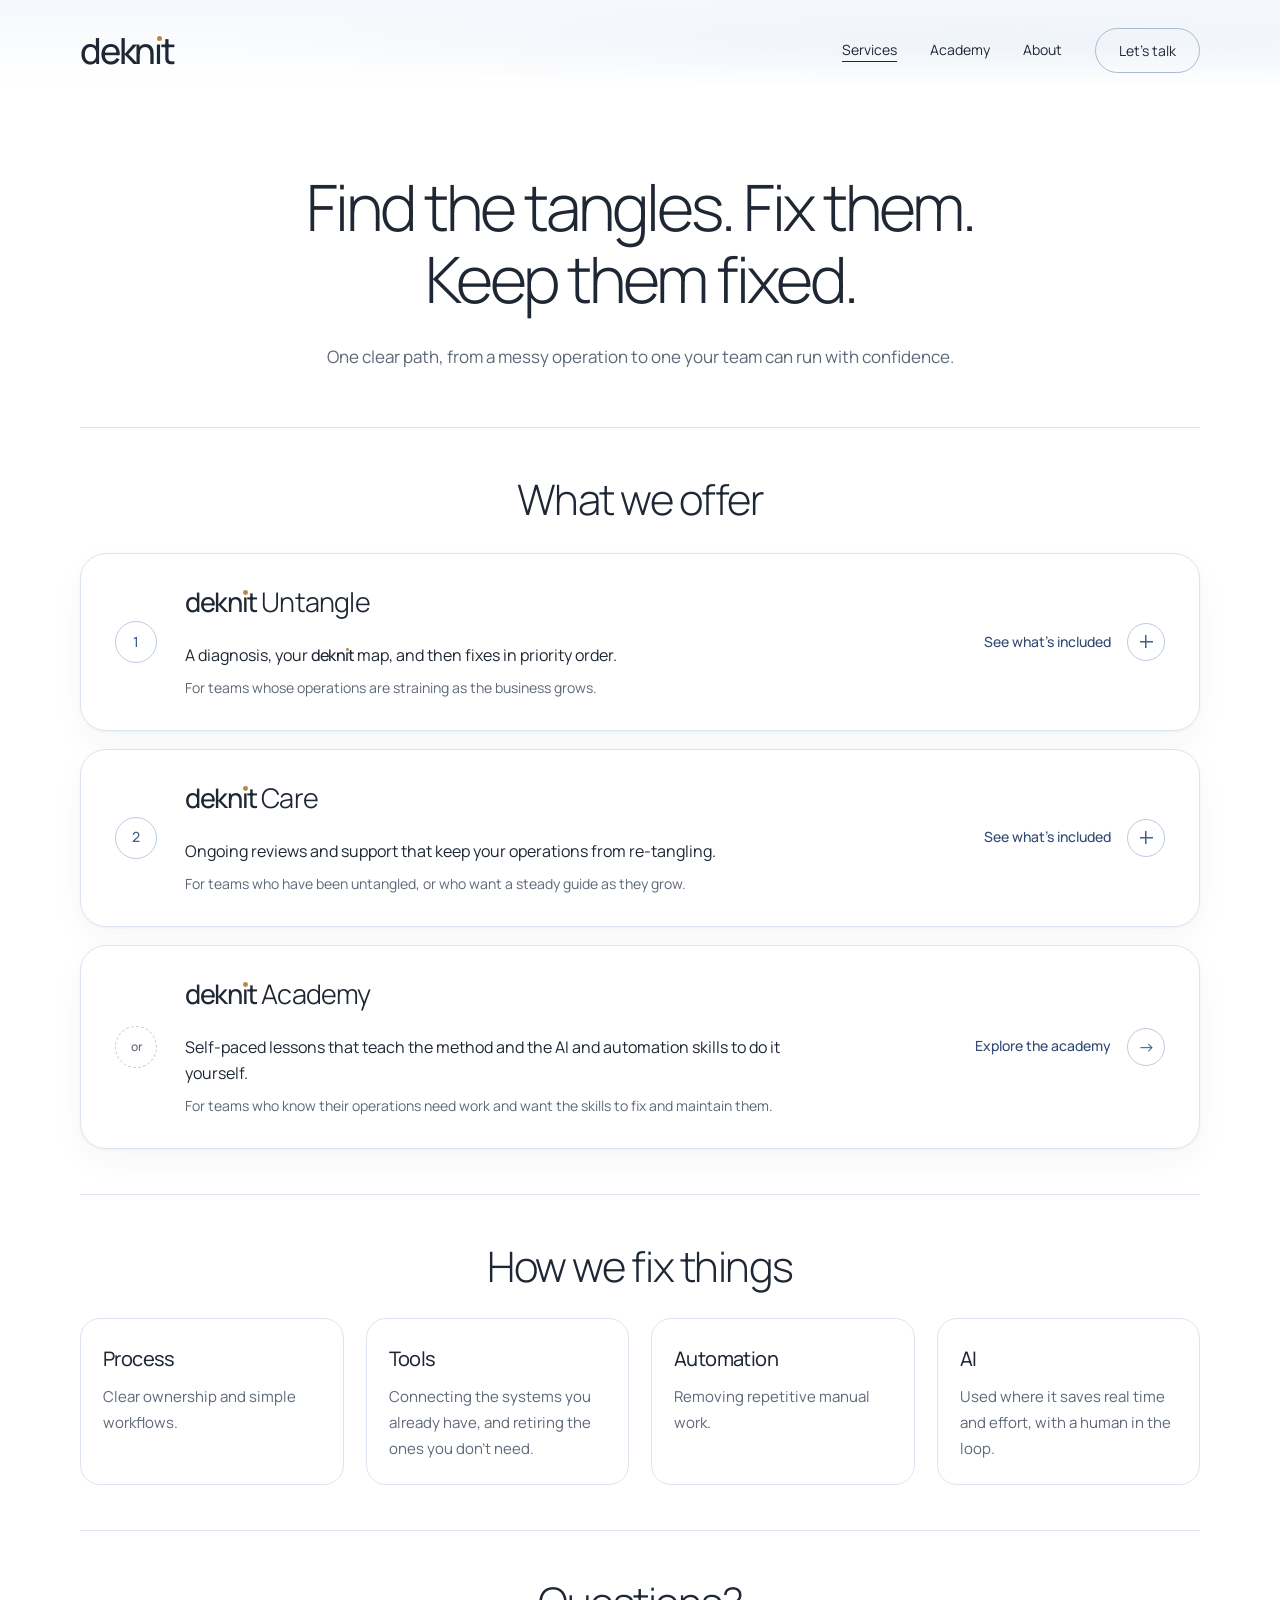
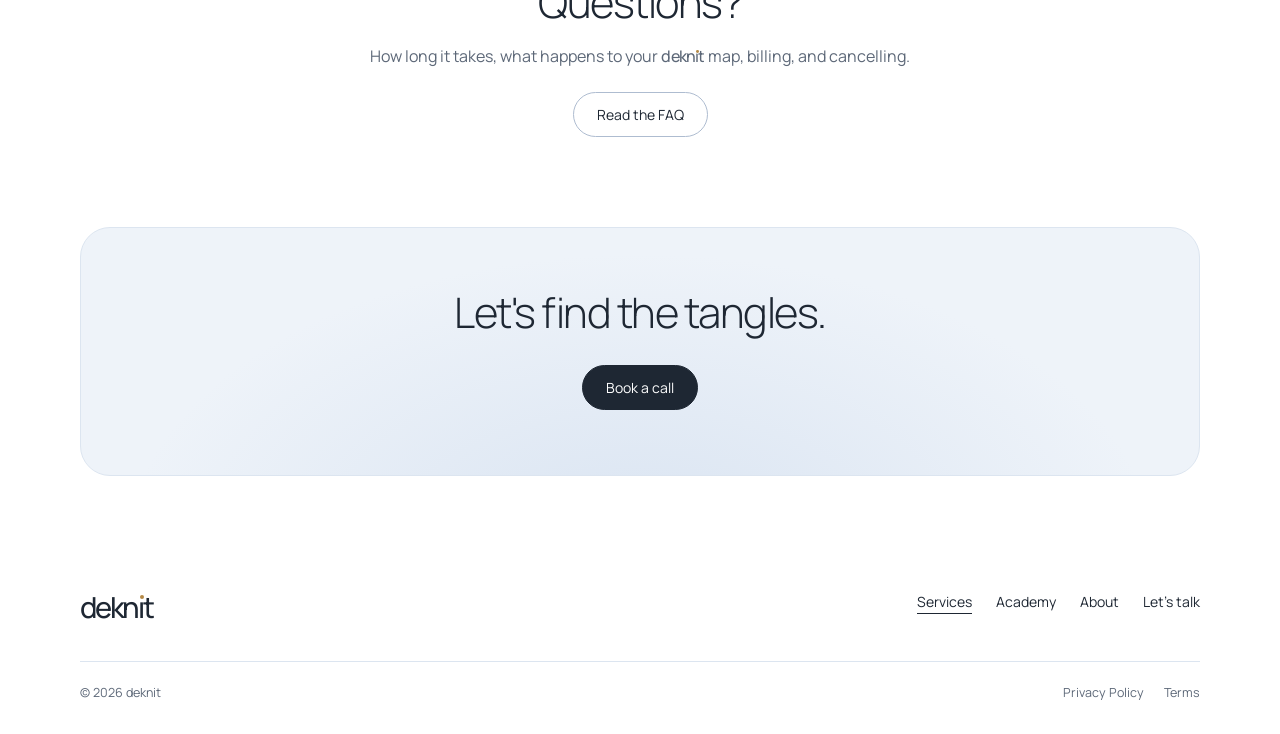
<file: services.html>
<!doctype html>
<html lang="en">
<head>
<meta charset="utf-8">
<meta name="viewport" content="width=device-width, initial-scale=1">
<meta name="description" content="One clear path, from a messy operation to one your team can run with confidence.">
<meta name="theme-color" content="#ffffff">
<title>Find the tangles. Fix them. Keep them fixed. | deknit</title>
<link rel="icon" href="favicon.ico?v=2" sizes="48x48"><link rel="icon" type="image/png" sizes="32x32" href="favicon-32.png?v=2"><link rel="apple-touch-icon" href="apple-touch-icon.png?v=2"><link rel="stylesheet" href="styles.css?v=20261027b">
<script src="script.js?v=20261027b" defer></script>
<script src="offers.js?v=20261027b" defer></script>
</head>
<body>
<a class="skip" href="#main">Skip to content</a>
<header class="top"><div class="wrap header-row"><a class="logo" href="index.html" aria-label="deknit home">dekn<span class="logo-i">i</span>t</a><nav aria-label="Main navigation"><a href="services.html" aria-current="page">Services</a><a href="academy.html">Academy</a><a href="about.html">About</a><a href="lets-talk.html" class="pill">Let's talk</a></nav></div></header>
<main id="main" class="centered">
<div class="wrap">

<section class="page-hero">
<h1><span class="nb">Find the tangles.</span> <span class="nb">Fix them.</span> <span class="nb">Keep them fixed.</span></h1>
<p class="lead">One clear path, from a messy operation to one your team can run with confidence.</p>
</section>

<div class="page-body">

<section class="content-section" aria-labelledby="offers-title">
<h2 id="offers-title">What we offer</h2>

<div class="offer-list">

<details class="glass offer-card" id="untangle">
<summary>
<span class="oc-num">1</span>
<span class="oc-main">
<h3 class="oc-title"><span class="wm">dekn<span class="logo-i">i</span>t</span> Untangle</h3>
<span class="oc-teaser">A diagnosis, your <span class="wm">dekn<span class="logo-i">i</span>t</span> map, and then fixes in priority order.</span>
<span class="oc-for">For teams whose operations are straining as the business grows.</span>
</span>
<span class="oc-side"><span class="oc-label"><span class="is-closed">See what's included</span><span class="is-open">Hide details</span></span><span class="oc-toggle" aria-hidden="true"></span></span>
</summary>
<div class="oc-body">
<div class="oc-cols">
<div>
<h4>The diagnosis</h4>
<p>We learn how your operations really work. We talk to your team, review your tools and processes, and name every tangle.</p>
<p>We look across ten areas:</p>
<ol class="area-grid"><li>Customers and clients</li><li>Leads and sales</li><li>Contracts and paperwork</li><li>Capacity and scheduling</li><li>Money and payments</li><li>Marketing operations</li><li>Team and hiring</li><li>Customer service</li><li>Tools and data</li><li>Owner and growth</li></ol>
</div>
<div>
<h4>You receive the <span class="wm">dekn<span class="logo-i">i</span>t</span> map</h4>
<p>It's a simple, easy-to-read report with:</p>
<ul>
<li>Each tangle we found, named clearly</li>
<li>How much each one matters (impact and urgency)</li>
<li>A tool map showing which of your tools overlap, which could be cancelled, and which could be replaced by a single solution, with estimated savings</li>
<li>A suggested order to fix things</li>
<li>What your team can handle and where we lead</li>
<li>Our estimate of how long the untangling will take</li>
</ul>
<p>The <span class="wm">dekn<span class="logo-i">i</span>t</span> map is yours to keep, even if you don't continue.</p>
</div>
</div>
<div>
<h4>The fixes</h4>
<p>We work through the map in priority order. We fix process, connect your tools, build automations, and use AI where it genuinely helps. Engagements run from one month to a year or more, depending on how deep the tangle goes.</p>
<p class="fineprint">You can stop at any time with 2 weeks notice.</p>
</div>
</div>
</details>

<details class="glass offer-card" id="care">
<summary>
<span class="oc-num">2</span>
<span class="oc-main">
<h3 class="oc-title"><span class="wm">dekn<span class="logo-i">i</span>t</span> Care</h3>
<span class="oc-teaser">Ongoing reviews and support that keep your operations from re-tangling.</span>
<span class="oc-for">For teams who have been untangled, or who want a steady guide as they grow.</span>
</span>
<span class="oc-side"><span class="oc-label"><span class="is-closed">See what's included</span><span class="is-open">Hide details</span></span><span class="oc-toggle" aria-hidden="true"></span></span>
</summary>
<div class="oc-body">
<div>
<p>Care can begin once the untangling is complete. When the fixes are in place, we stay involved so they hold as you grow.</p>
<h4>What's included each month</h4>
<ul>
<li>A regular review of your operations</li>
<li>Early detection of new tangles</li>
<li>Support when you add a new tool, hire, or process</li>
<li>Updates to your automations and documentation as things change</li>
</ul>
<p>Care keeps your operations from re-tangling, so the work we did together lasts.</p>
<p class="fineprint">You can stop at any time with 2 weeks notice.</p>
</div>
</div>
</details>

<a class="glass offer-card offer-link" href="academy.html">
<span class="oc-num oc-or">or</span>
<span class="oc-main">
<h3 class="oc-title"><span class="wm">dekn<span class="logo-i">i</span>t</span> Academy</h3>
<span class="oc-teaser">Self-paced lessons that teach the method and the AI and automation skills to do it yourself.</span>
<span class="oc-for">For teams who know their operations need work and want the skills to fix and maintain them.</span>
</span>
<span class="oc-side"><span class="oc-label">Explore the academy</span><span class="oc-arrow" aria-hidden="true"></span></span>
</a>

</div>
</section>

<section class="content-section">
<h2>How we fix things</h2>
<div class="four-grid">
<article><h3>Process</h3><p>Clear ownership and simple workflows.</p></article>
<article><h3>Tools</h3><p>Connecting the systems you already have, and retiring the ones you don't need.</p></article>
<article><h3>Automation</h3><p>Removing repetitive manual work.</p></article>
<article><h3>AI</h3><p>Used where it saves real time and effort, with a human in the loop.</p></article>
</div>
</section>

<section class="content-section faq-link">
<h2>Questions?</h2>
<p class="section-intro">How long it takes, what happens to your <span class="wm">dekn<span class="logo-i">i</span>t</span> map, billing, and cancelling.</p>
<a class="pill" href="faq.html">Read the FAQ</a>
</section>

<section class="final-cta">
<h2>Let's find the tangles.</h2>
<a class="pill primary" href="lets-talk.html">Book a call</a>
</section>

</div>
</div>
</main>
<footer><div class="wrap"><div class="footer-main"><div><a class="logo" href="index.html" aria-label="deknit home">dekn<span class="logo-i">i</span>t</a></div><nav class="footer-links" aria-label="Footer navigation"><a href="services.html" aria-current="page">Services</a><a href="academy.html">Academy</a><a href="about.html">About</a><a href="lets-talk.html">Let's talk</a></nav></div><div class="footer-bottom"><span>&copy; 2026 deknit</span><div class="legal-links"><a href="privacy.html">Privacy Policy</a><a href="terms.html">Terms</a></div></div></div></footer>
</body>
</html>
</file>
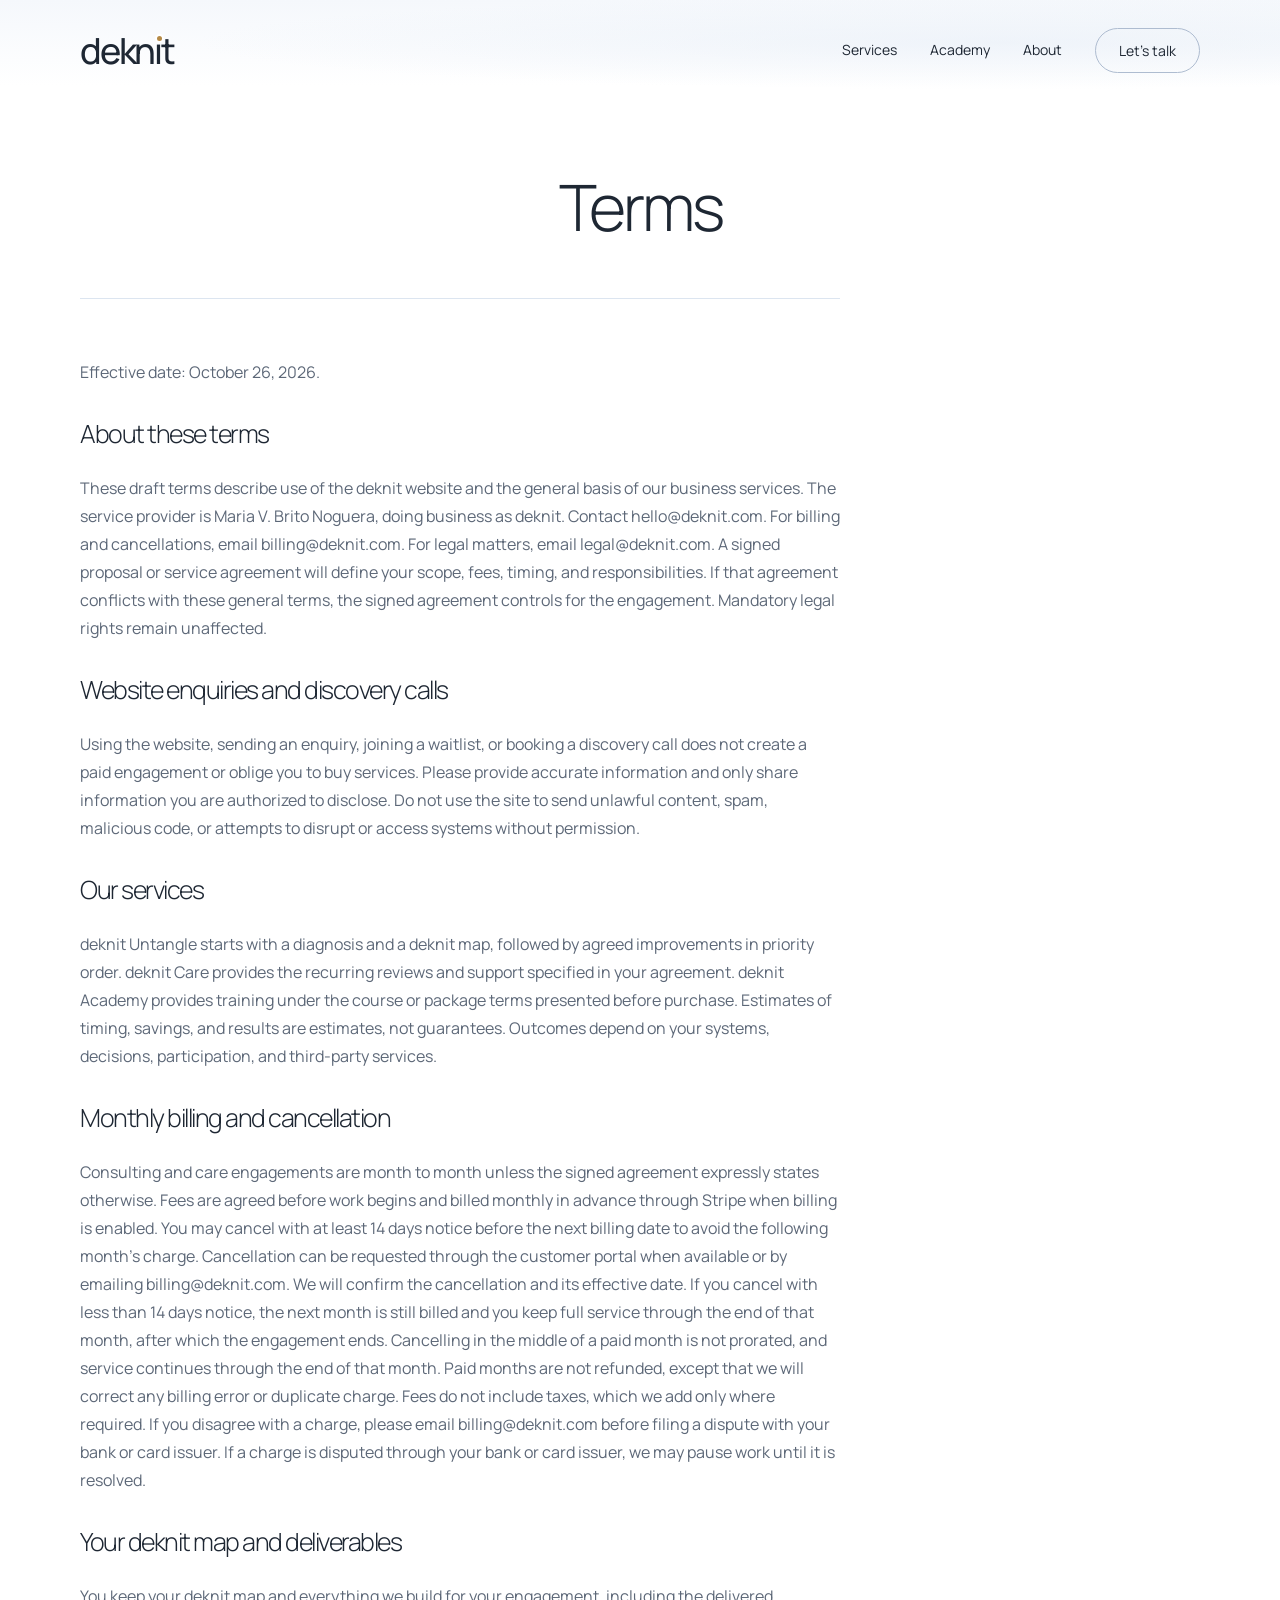
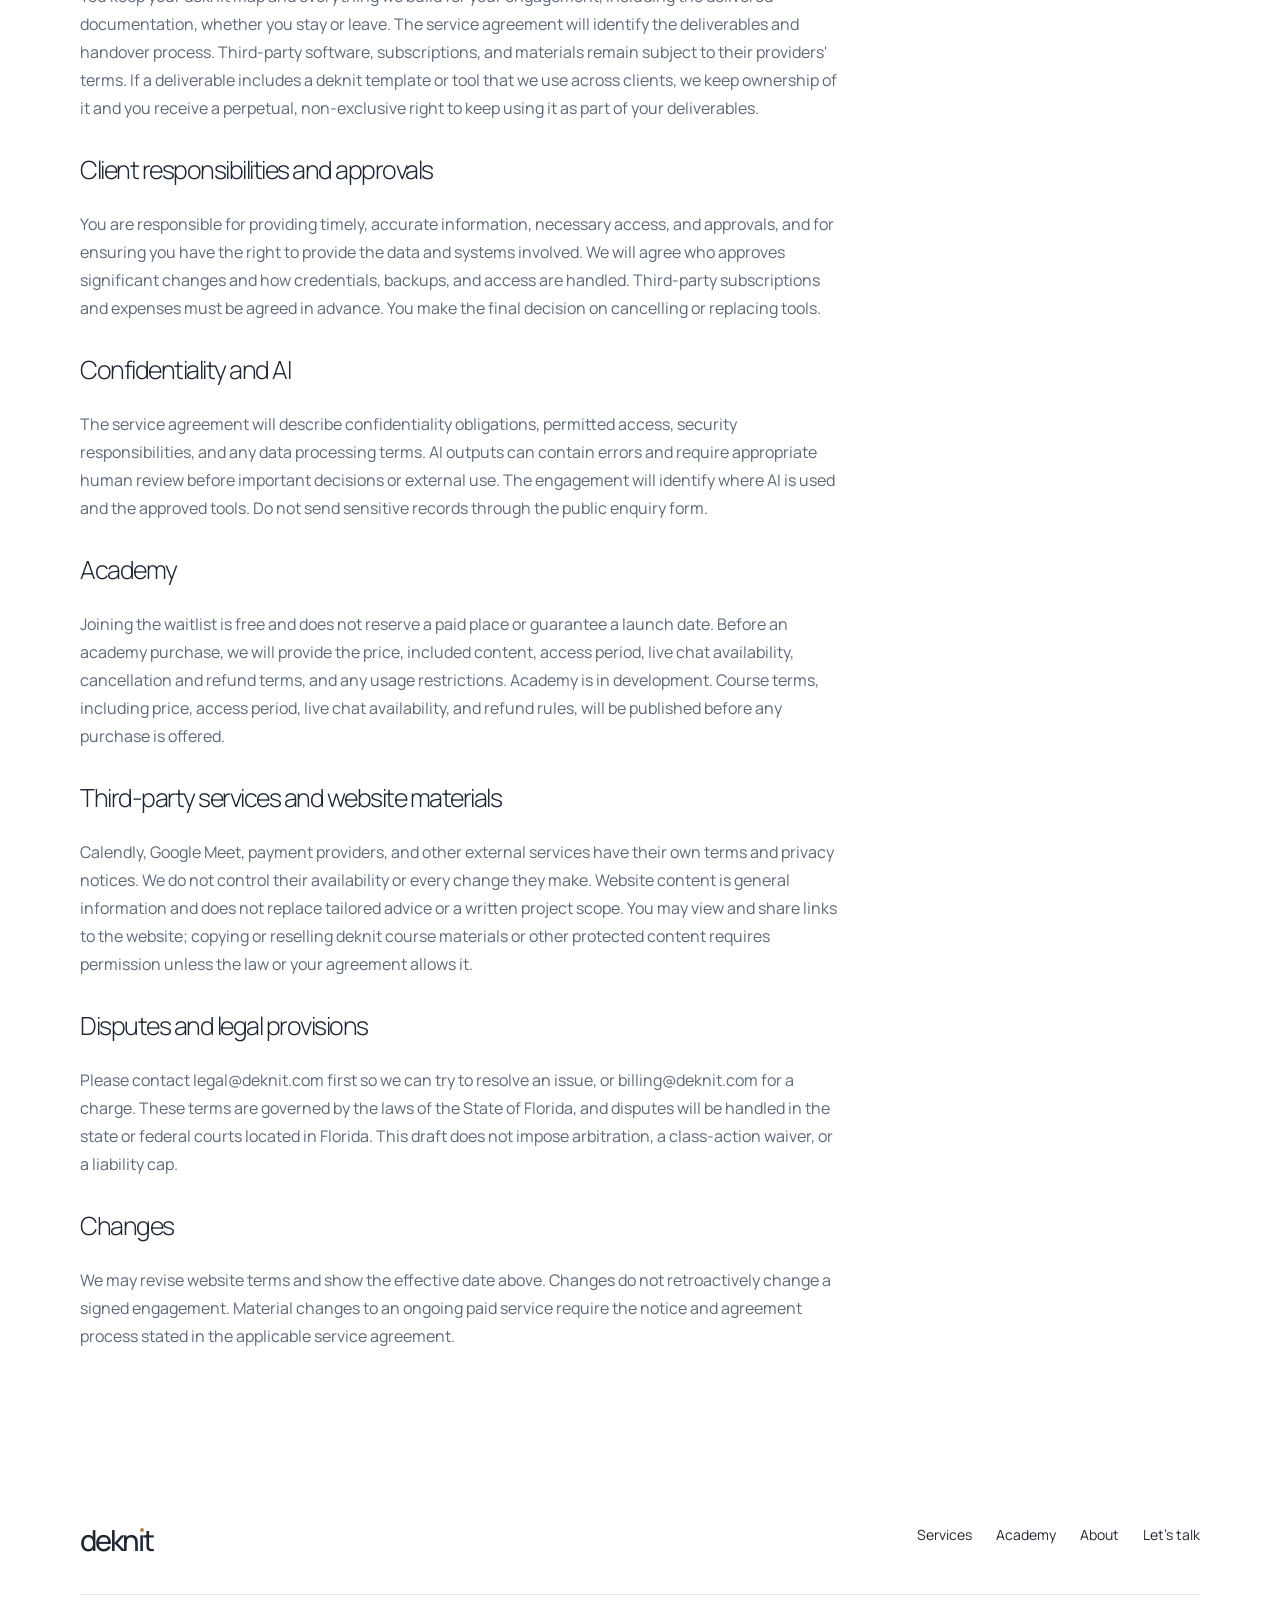
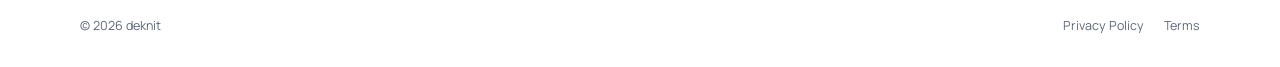
<file: terms.html>
<!doctype html><html lang="en"><head><meta charset="utf-8"><meta name="viewport" content="width=device-width, initial-scale=1"><meta name="description" content="Terms"><meta name="theme-color" content="#ffffff"><title>Terms | deknit</title><link rel="icon" href="favicon.ico?v=2" sizes="48x48"><link rel="icon" type="image/png" sizes="32x32" href="favicon-32.png?v=2"><link rel="apple-touch-icon" href="apple-touch-icon.png?v=2"><link rel="stylesheet" href="styles.css?v=20261027b"><script src="script.js?v=20261027b" defer></script></head><body><a class="skip" href="#main">Skip to content</a><header class="top"><div class="wrap header-row"><a class="logo" href="index.html" aria-label="deknit home">dekn<span class="logo-i">i</span>t</a><nav aria-label="Main navigation"><a href="services.html">Services</a><a href="academy.html">Academy</a><a href="about.html">About</a><a href="lets-talk.html" class="pill">Let's talk</a></nav></div></header><main id="main"><div class="wrap"><section class="page-hero"><h1>Terms</h1></section><div class="page-body"><section class="content-section legal-copy reading"><p class="effective">Effective date: October 26, 2026.</p><h2>About these terms</h2><p>These draft terms describe use of the deknit website and the general basis of our business services. The service provider is Maria V. Brito Noguera, doing business as deknit. Contact hello@deknit.com. For billing and cancellations, email billing@deknit.com. For legal matters, email legal@deknit.com. A signed proposal or service agreement will define your scope, fees, timing, and responsibilities. If that agreement conflicts with these general terms, the signed agreement controls for the engagement. Mandatory legal rights remain unaffected.</p><h2>Website enquiries and discovery calls</h2><p>Using the website, sending an enquiry, joining a waitlist, or booking a discovery call does not create a paid engagement or oblige you to buy services. Please provide accurate information and only share information you are authorized to disclose. Do not use the site to send unlawful content, spam, malicious code, or attempts to disrupt or access systems without permission.</p><h2>Our services</h2><p>deknit Untangle starts with a diagnosis and a deknit map, followed by agreed improvements in priority order. deknit Care provides the recurring reviews and support specified in your agreement. deknit Academy provides training under the course or package terms presented before purchase. Estimates of timing, savings, and results are estimates, not guarantees. Outcomes depend on your systems, decisions, participation, and third-party services.</p><h2>Monthly billing and cancellation</h2><p>Consulting and care engagements are month to month unless the signed agreement expressly states otherwise. Fees are agreed before work begins and billed monthly in advance through Stripe when billing is enabled. You may cancel with at least 14 days notice before the next billing date to avoid the following month's charge. Cancellation can be requested through the customer portal when available or by emailing billing@deknit.com. We will confirm the cancellation and its effective date. If you cancel with less than 14 days notice, the next month is still billed and you keep full service through the end of that month, after which the engagement ends. Cancelling in the middle of a paid month is not prorated, and service continues through the end of that month. Paid months are not refunded, except that we will correct any billing error or duplicate charge. Fees do not include taxes, which we add only where required. If you disagree with a charge, please email billing@deknit.com before filing a dispute with your bank or card issuer. If a charge is disputed through your bank or card issuer, we may pause work until it is resolved.</p><h2>Your deknit map and deliverables</h2><p>You keep your deknit map and everything we build for your engagement, including the delivered documentation, whether you stay or leave. The service agreement will identify the deliverables and handover process. Third-party software, subscriptions, and materials remain subject to their providers' terms. If a deliverable includes a deknit template or tool that we use across clients, we keep ownership of it and you receive a perpetual, non-exclusive right to keep using it as part of your deliverables.</p><h2>Client responsibilities and approvals</h2><p>You are responsible for providing timely, accurate information, necessary access, and approvals, and for ensuring you have the right to provide the data and systems involved. We will agree who approves significant changes and how credentials, backups, and access are handled. Third-party subscriptions and expenses must be agreed in advance. You make the final decision on cancelling or replacing tools.</p><h2>Confidentiality and AI</h2><p>The service agreement will describe confidentiality obligations, permitted access, security responsibilities, and any data processing terms. AI outputs can contain errors and require appropriate human review before important decisions or external use. The engagement will identify where AI is used and the approved tools. Do not send sensitive records through the public enquiry form.</p><h2>Academy</h2><p>Joining the waitlist is free and does not reserve a paid place or guarantee a launch date. Before an academy purchase, we will provide the price, included content, access period, live chat availability, cancellation and refund terms, and any usage restrictions. Academy is in development. Course terms, including price, access period, live chat availability, and refund rules, will be published before any purchase is offered.</p><h2>Third-party services and website materials</h2><p>Calendly, Google Meet, payment providers, and other external services have their own terms and privacy notices. We do not control their availability or every change they make. Website content is general information and does not replace tailored advice or a written project scope. You may view and share links to the website; copying or reselling deknit course materials or other protected content requires permission unless the law or your agreement allows it.</p><h2>Disputes and legal provisions</h2><p>Please contact legal@deknit.com first so we can try to resolve an issue, or billing@deknit.com for a charge. These terms are governed by the laws of the State of Florida, and disputes will be handled in the state or federal courts located in Florida. This draft does not impose arbitration, a class-action waiver, or a liability cap.</p><h2>Changes</h2><p>We may revise website terms and show the effective date above. Changes do not retroactively change a signed engagement. Material changes to an ongoing paid service require the notice and agreement process stated in the applicable service agreement.</p></section></div></div></main><footer><div class="wrap"><div class="footer-main"><div><a class="logo" href="index.html" aria-label="deknit home">dekn<span class="logo-i">i</span>t</a></div><nav class="footer-links" aria-label="Footer navigation"><a href="services.html">Services</a><a href="academy.html">Academy</a><a href="about.html">About</a><a href="lets-talk.html">Let's talk</a></nav></div><div class="footer-bottom"><span>&copy; 2026 deknit</span><div class="legal-links"><a href="privacy.html">Privacy Policy</a><a href="terms.html">Terms</a></div></div></div></footer></body></html>
</file>
<file: styles.css>
@import url('https://fonts.googleapis.com/css2?family=Manrope:wght@300;400;450;500;600&display=swap');
:root{--paper:#f7f4ed;--ink:#302e29;--muted:#655f55;--line:#ded7c9;--amber:#b58a47;--glass:rgba(255,255,255,.43);--radius:26px;--width:1200px}
*{box-sizing:border-box}html{scroll-behavior:smooth;scroll-padding-top:30px}body{margin:0;background:var(--paper);color:var(--ink);font:15px/1.75 'Manrope',Arial,sans-serif;-webkit-font-smoothing:antialiased}a{color:inherit;text-decoration:none}button{font:inherit}a,button{touch-action:manipulation}a:focus-visible,button:focus-visible,summary:focus-visible{outline:3px solid #9a6d28;outline-offset:6px}a:hover{text-decoration:underline;text-underline-offset:5px}.skip{position:absolute;top:-80px;left:20px;background:var(--ink);color:white;padding:10px 20px;z-index:9}.skip:focus{top:10px}.wrap{max-width:var(--width);margin:auto;padding-inline:40px}.top{background:radial-gradient(ellipse at 78% 42%,#e9dfca70,transparent 57%),linear-gradient(125deg,#faf8f3,#f2eee4 70%,#faf8f2)}header{padding:28px 0}.header-row{display:flex;align-items:center;justify-content:space-between;gap:30px}.logo{font-size:36px;letter-spacing:-2.2px;font-weight:500;line-height:1.2;display:inline-flex;align-items:baseline}.logo-i{position:relative}.logo-i:after{content:'';width:5px;height:5px;background:var(--amber);position:absolute;border-radius:50%;top:7px;left:3px;box-shadow:0 0 0 2px var(--paper)}nav{display:flex;align-items:center;gap:33px;font-size:13px}.pill{display:inline-flex;justify-content:center;align-items:center;min-height:45px;border-radius:999px;border:1px solid #8c806c;padding:10px 23px;font-size:13px;line-height:1.5;transition:background .2s,transform .2s}.pill:hover{background:#e6dece;text-decoration:none;transform:translateY(-1px)}.primary{background:var(--ink);color:#fff;border-color:var(--ink)}.primary:hover{background:#4a453b}.hero{position:relative;display:grid;grid-template-columns:1.04fr 1fr;align-items:center;gap:10px;min-height:470px;padding-block:55px 45px}.hero-copy{position:relative;z-index:1}h1,h2,h3,p{margin:0}h1{font-size:clamp(44px,5.4vw,68px);font-weight:300;letter-spacing:-3px;line-height:1.13;max-width:570px}p{color:var(--muted)}.lead{font-size:16px;line-height:1.85;max-width:505px;margin-top:25px}.actions{display:flex;flex-wrap:wrap;gap:12px;margin-top:28px}.quiet{font-size:11px;max-width:450px;line-height:1.8;margin-top:20px}.hero-art{width:calc(100% + 38px);margin-left:-16px;overflow:visible}.offers{display:grid;grid-template-columns:1fr 1fr;gap:24px;padding-block:10px 65px}.glass{border:1px solid #fff;border-radius:var(--radius);background:linear-gradient(140deg,#fff9,#fff3);box-shadow:0 15px 34px #6e57360a,0 1px 3px #6e57360c;backdrop-filter:blur(12px)}.offer{padding:29px;display:grid;grid-template-columns:59px 1fr;gap:20px;align-items:start}.badge{width:58px;height:58px;border-radius:50%;border:1px solid #fff;display:grid;place-items:center;background:radial-gradient(circle at 30% 20%,#fff,#e9dfc580);box-shadow:inset 0 0 0 5px #ffffff30,0 6px 14px #77613d12;color:#8b713f}.badge svg{width:26px;height:26px;fill:none;stroke:currentColor;stroke-width:1.35;stroke-linecap:round;stroke-linejoin:round}h3{font-size:20px;font-weight:450;letter-spacing:-.6px}.offer p{font-size:13px;margin-top:8px;max-width:370px}.text-link{display:inline-flex;align-items:center;gap:18px;font-size:12px;margin-top:17px;font-weight:500}.text-link:after{content:'\2192';color:#8c713f;font-size:16px}.section{padding-block:90px}.eyebrow{font-size:10px;text-transform:uppercase;letter-spacing:2px;color:#927342;margin-bottom:16px}h2{font-size:clamp(29px,3.4vw,42px);line-height:1.28;font-weight:300;letter-spacing:-1.5px}.section-intro{max-width:660px}.familiar{background:#fcfaf5;border-block:1px solid #eee8dd}.tangles{display:grid;grid-template-columns:repeat(3,1fr);gap:0 38px;margin-top:38px}.tangle{padding:24px 0;border-top:1px solid var(--line);display:flex;align-items:flex-start;gap:13px;font-size:14px;color:var(--muted)}.tangle:before{content:'';flex:none;width:8px;height:8px;border:1px solid #b39667;border-radius:50%;margin-top:9px;box-shadow:3px -2px 0 -1px #f8f0e0}.closing{margin-top:26px;color:var(--ink);font-size:17px}.steps{display:grid;grid-template-columns:repeat(3,1fr);gap:40px;margin-top:44px;position:relative}.steps:before{content:'';position:absolute;left:24px;right:24px;top:24px;height:1px;background:linear-gradient(90deg,#cbb178,#cbb17850)}.step{position:relative}.number{position:relative;display:grid;place-items:center;width:49px;height:49px;border:1px solid #d7c9a9;background:#f7f4ed;border-radius:50%;font-size:12px;color:#927342;box-shadow:0 0 0 9px var(--paper);margin-bottom:28px}.step h3{font-size:18px;line-height:1.6}.step p{font-size:13px;margin-top:13px}.ai{display:grid;grid-template-columns:.9fr 1.1fr;gap:90px;align-items:center;padding:50px;background:linear-gradient(120deg,#eee6d3aa,#fff8);border:1px solid #fff;border-radius:30px}.ai p{font-size:15px}.what{padding-top:75px}.products{display:grid;grid-template-columns:repeat(3,1fr);gap:20px;margin-top:30px}.product{padding:30px;border:1px solid var(--line);border-radius:22px;background:#ffffff35}.product p{font-size:13px;margin-top:12px}.promise{text-align:center;padding-block:65px;border-block:1px solid var(--line);margin-top:80px}.promise p{max-width:640px;margin:20px auto 0;font-size:15px}.about{display:grid;grid-template-columns:.9fr 1.1fr;gap:90px;align-items:start}.about p{font-size:14px}.final-cta{padding:58px 30px 65px;text-align:center;border-radius:30px;background:radial-gradient(ellipse at 50% 130%,#d8c29465,transparent 65%),#efeadf;border:1px solid #fff}.final-cta .pill{margin-top:25px}footer{padding:54px 0 30px}.footer-main{display:flex;justify-content:space-between;gap:35px;align-items:start}.footer-main .logo{font-size:29px}.footer-main .logo-i:after{top:5px;width:4px;height:4px;left:2px}.footer-links{display:flex;gap:24px;font-size:12px}.contact{font-size:12px;margin-top:12px;display:inline-block}.footer-bottom{border-top:1px solid var(--line);margin-top:35px;padding-top:20px;display:flex;justify-content:space-between;gap:20px;font-size:10px;color:var(--muted)}.legal-links{display:flex;gap:20px}.placeholder-list{font-size:11px;color:var(--muted);border-top:1px solid var(--line);margin-top:26px;padding-top:18px}.placeholder-list summary{cursor:pointer}.placeholder-list ul{padding-left:18px}.placeholder-list li{margin-block:5px}dialog{max-width:500px;width:calc(100% - 40px);border:1px solid var(--line);border-radius:24px;background:var(--paper);padding:35px;color:var(--ink)}dialog::backdrop{background:#302e2955;backdrop-filter:blur(5px)}dialog h2{font-size:29px}dialog p{margin-block:18px}dialog .pill{cursor:pointer}dialog .placeholder{border:1px dashed #a28e68;padding:18px;border-radius:12px;font-size:13px}.notice{font-size:12px}svg.defs{position:absolute;width:0;height:0;overflow:hidden}
@media(min-width:1450px){:root{--width:1280px}.hero{min-height:530px}.hero-art{width:calc(100% + 60px)}}
@media(max-width:900px){.wrap{padding-inline:28px}nav{gap:22px}.hero{grid-template-columns:1.1fr .9fr;min-height:430px}h1{font-size:52px}.hero-art{width:125%;margin-left:-30px}.lead{font-size:14px}.offer{padding:23px;gap:14px;grid-template-columns:45px 1fr}.badge{width:45px;height:45px}h3{font-size:18px}.tangles{grid-template-columns:repeat(2,1fr)}.ai,.about{gap:40px}.ai{padding:35px}.steps{gap:25px}.products{gap:15px}.product{padding:23px}.section{padding-block:65px}}
@media(max-width:620px){.wrap{padding-inline:22px}header{padding-block:22px}.header-row{gap:18px;flex-wrap:wrap}.logo{font-size:32px}nav{gap:17px;font-size:11px}nav .pill{padding:8px 14px;min-height:37px;font-size:11px}.hero{grid-template-columns:1fr;gap:0;padding-block:36px 16px;min-height:auto}h1{font-size:49px;letter-spacing:-2.2px;max-width:390px}.lead{font-size:14px;margin-top:20px}.quiet{font-size:10px}.hero-art{width:100%;max-width:480px;margin:-5px auto -10px;display:block}.offers{grid-template-columns:1fr;gap:14px;padding-bottom:40px}.offer{grid-template-columns:50px 1fr;padding:23px}.badge{width:48px;height:48px}.tangles{grid-template-columns:1fr;margin-top:28px}.tangle{padding-block:18px}.section{padding-block:50px}.steps,.products,.ai,.about{grid-template-columns:1fr}.steps{gap:28px;margin-top:30px}.steps:before{display:none}.step{padding-left:64px}.number{position:absolute;left:0;top:0;width:40px;height:40px;box-shadow:none}.step p{margin-top:7px}.ai{padding:27px;gap:20px}.what{padding-top:50px}.products{gap:15px}.promise{margin-top:50px;padding-block:45px}.about{gap:22px}.footer-main{flex-direction:column;gap:25px}.footer-links{gap:23px;flex-wrap:wrap}.final-cta{padding:42px 20px}.footer-bottom{font-size:10px}.top{overflow:hidden}h2{letter-spacing:-1px}}
@media(max-width:380px){nav{gap:13px}.header-row{justify-content:center}.header-row>.logo{margin-right:auto}.hero h1{font-size:43px}.actions .pill{font-size:12px;padding-inline:18px}}
@media(prefers-reduced-motion:reduce){html{scroll-behavior:auto}*{transition:none!important}}

.page-hero{padding-block:70px 55px;max-width:900px}.page-hero h1{max-width:900px;font-size:clamp(42px,5vw,64px)}.page-hero .lead{max-width:680px}.page-body{padding-bottom:60px}.content-section{padding-block:45px;border-top:1px solid var(--line)}.content-section h2{margin-bottom:24px}.content-section h3{margin-bottom:14px}.content-section p+p{margin-top:17px}.reading{max-width:760px}.reading p{font-size:15px}.reading ul,.reading ol{color:var(--muted);padding-left:22px}.reading li{padding-block:5px}.area-grid{display:grid;grid-template-columns:1fr 1fr;gap:0 32px;list-style-position:inside;padding:0!important}.area-grid li{border-bottom:1px solid var(--line);padding:14px 8px}.journey{display:flex;align-items:center;gap:18px;flex-wrap:wrap;padding:23px 28px;margin-bottom:40px;color:var(--muted);font-size:13px}.journey li+li:before{content:'\2192';color:var(--amber);margin-right:18px}.split{display:grid;grid-template-columns:1fr 1fr;gap:45px}.four-grid{display:grid;grid-template-columns:repeat(4,1fr);gap:22px}.faq{max-width:850px}.faq details{padding:20px 0;border-bottom:1px solid var(--line)}.faq summary{font-size:15px;cursor:pointer}.faq details p{margin-top:15px;font-size:14px}.placeholder{padding:22px;border:1px dashed #aa9063;border-radius:16px;background:#fff7;color:#726044;overflow-wrap:anywhere}.photo-placeholder{aspect-ratio:4/5;max-width:260px;display:grid;place-items:center}.profile{display:grid;grid-template-columns:220px 1fr;gap:35px;align-items:center}.profile p{max-width:400px}form{max-width:680px}label{display:block;font-size:12px;font-weight:500;margin-bottom:7px}input,textarea,select{font:inherit;color:var(--ink);width:100%;background:#fffc;border:1px solid #c7bda9;border-radius:12px;padding:12px 15px;min-height:46px}textarea{resize:vertical;min-height:125px}input:focus-visible,textarea:focus-visible,select:focus-visible{outline:2px solid #967233;outline-offset:3px}.field{margin-bottom:20px}.form-row{display:grid;grid-template-columns:1fr 1fr;gap:20px}.form-note{font-size:12px;margin-bottom:18px}.status{font-size:13px;margin-top:15px}form button{cursor:pointer}.booking-placeholder{min-height:220px;display:flex;align-items:center;justify-content:center;text-align:center}.form-section{padding:35px;border-radius:var(--radius);background:#eee8db80}nav a[aria-current=page]{text-decoration:underline;text-underline-offset:6px}.legal{min-height:44vh}.mini-number{color:#94723d;font-size:11px;margin-bottom:15px}.page-body .final-cta{margin-top:45px}
@media(max-width:800px){.four-grid{grid-template-columns:1fr 1fr}.split{gap:28px}.profile{grid-template-columns:180px 1fr}}
@media(max-width:620px){.page-hero{padding-block:40px}.page-hero h1{font-size:43px}.content-section{padding-block:32px}.split,.profile,.form-row{grid-template-columns:1fr}.area-grid{grid-template-columns:1fr}.four-grid{grid-template-columns:1fr 1fr;gap:16px}.form-section{padding:24px}.journey{padding:20px;gap:12px}.journey li+li:before{margin-right:12px}}

.booking-panel{padding:38px;text-align:center}.booking-panel p{margin-block:15px}.booking-panel .pill{margin-block:10px}.legal-copy h2{font-size:25px;margin-top:32px}.legal-copy p{margin-block:14px}.draft-note{border-left:3px solid #b58a47;padding:16px 20px;background:#eee7d8;margin-bottom:28px}

/* Consistent paired offer cards. */
.offers .offer{grid-template-columns:58px minmax(0,1fr);align-items:start}.offers .badge{width:58px;height:58px;flex-shrink:0}.offers .badge svg{width:28px;height:28px;stroke-width:1.4}.offers .offer>div{height:100%;display:flex;flex-direction:column}.offers .offer h3{font-size:20px;line-height:1.4;font-weight:450}.offers .offer p{flex:1}.offers .text-link{margin-top:20px}.hero-art{height:auto}@media(max-width:620px){.offers .offer{grid-template-columns:48px minmax(0,1fr)}.offers .badge{width:48px;height:48px}.offers .offer h3{font-size:18px}}

/* Original supplied glass artwork. */
.hero-art{display:block;width:100%;height:auto;margin:0;object-fit:contain;min-width:0}
.offers .badge-art{background:none;border:0;box-shadow:none;border-radius:0}
.badge-art img{display:block;width:100%;height:100%;object-fit:contain}

/* Text-only homepage after removal of illustration assets. */
.hero{grid-template-columns:minmax(0,1fr)}
.offers .offer{grid-template-columns:minmax(0,1fr)}

/* Wordmark lockup: the deknit logo followed by a capitalized product name. */
.wm{font-weight:500;letter-spacing:-.05em;white-space:nowrap}
.wm .logo-i{display:inline-block;line-height:1.2;position:relative}
.wm .logo-i:after{width:.14em;height:.14em;top:.18em;left:.085em;box-shadow:0 0 0 .05em var(--paper)}

/* Legibility pass: larger small text and clearer reading sizes. */
body{font-size:16px}
.lead{font-size:17px}
.quiet{font-size:13px}
.pill,nav{font-size:14px}
.offer p,.step p,.product p,.tangle{font-size:15px}
.text-link{font-size:14px}
.reading p,.reading li{font-size:16px}
.footer-links,.contact{font-size:14px}
.footer-bottom,.placeholder-list{font-size:12.5px}
.form-note,.status,label{font-size:13.5px}
.faq details p{font-size:15.5px}
@media(max-width:900px){.lead{font-size:16px}}
@media(max-width:620px){.lead{font-size:15.5px}.quiet{font-size:12.5px}nav,nav .pill{font-size:13px}.footer-bottom{font-size:12px}}
@media(max-width:380px){nav,nav .pill{font-size:12px}}

/* Services: click-to-open offer cards, journey strip, and FAQ toggles. */
.journey{list-style:none;margin-top:0;font-size:15px}
.content-section .section-intro{margin-top:-12px}
.offer-list{display:grid;gap:18px;margin-top:26px}
.offer-card{padding:0}
.offer-card>summary,.offer-link{display:flex;align-items:center;justify-content:space-between;gap:28px;padding:30px 34px;cursor:pointer;list-style:none;border-radius:var(--radius)}
.offer-card>summary::-webkit-details-marker,.faq summary::-webkit-details-marker{display:none}
.offer-card>summary:focus-visible,.offer-link:focus-visible{outline-offset:-6px}
.offer-link:hover{text-decoration:none}
.offer-card[open]>summary{border-bottom:1px solid var(--line);border-radius:var(--radius) var(--radius) 0 0}
.oc-main{display:grid;gap:9px;min-width:0}
.oc-title{font-size:27px;font-weight:350;letter-spacing:-.8px;line-height:1.3}
.oc-teaser{color:var(--ink);font-size:16px;line-height:1.65;max-width:620px}
.oc-for{color:var(--muted);font-size:14px;line-height:1.6}
.oc-side{display:flex;align-items:center;gap:16px;flex:none}
.oc-label{font-size:14px;font-weight:500;color:#7a5c2a}
details:not([open]) .is-open,details[open] .is-closed{display:none}
.oc-toggle,.oc-arrow,.faq summary:after{width:38px;height:38px;flex:none;border-radius:50%;border:1px solid #cdbf9f}
.oc-toggle,.faq summary:after{background:linear-gradient(var(--amber),var(--amber)) center/13px 1.5px no-repeat,linear-gradient(var(--amber),var(--amber)) center/1.5px 13px no-repeat}
details[open]>summary .oc-toggle,.faq details[open]>summary:after{background:linear-gradient(var(--amber),var(--amber)) center/13px 1.5px no-repeat}
.oc-arrow{display:grid;place-items:center;color:var(--amber);font-size:17px;line-height:1}
.oc-arrow:before{content:'\2192'}
.offer-card>summary:hover .oc-toggle,.offer-link:hover .oc-arrow,.faq summary:hover:after{background-color:#efe7d6}
.oc-body{padding:34px;display:grid;gap:34px}
.oc-cols{display:grid;grid-template-columns:1fr 1fr;gap:44px}
.oc-body h4{font-size:12px;font-weight:600;letter-spacing:1.8px;text-transform:uppercase;color:#7a5c2a;margin-bottom:12px}
.oc-body p{font-size:15.5px;line-height:1.8}
.oc-body p+p,.oc-body p+ul,.oc-body ul+p{margin-top:14px}
.oc-body ul{margin:0;padding-left:20px;color:var(--muted)}
.oc-body li{padding-block:5px;font-size:15.5px}
.oc-body .area-grid{display:grid;grid-template-columns:1fr 1fr;gap:0 24px;list-style:none;margin:16px 0 0;padding:0!important;counter-reset:area}
.oc-body .area-grid li{counter-increment:area;border-bottom:1px solid var(--line);padding:10px 4px;font-size:14.5px}
.oc-body .area-grid li:before{content:counter(area,decimal-leading-zero);color:#94723d;font-size:11px;margin-right:12px}
.faq summary{display:flex;align-items:center;justify-content:space-between;gap:20px;list-style:none;font-size:16px}
.faq summary:after{content:'';width:30px;height:30px}
.content-section.faq{max-width:none}
.faq details{max-width:850px}
.four-grid article{padding:22px;border:1px solid var(--line);border-radius:20px;background:#ffffff35}
.four-grid h3{margin-bottom:8px}
.four-grid p{font-size:15px}
@media(max-width:800px){.oc-cols{grid-template-columns:1fr;gap:30px}}
@media(max-width:620px){.offer-card>summary,.offer-link{padding:22px 20px;gap:16px}.oc-title{font-size:23px}.oc-label{display:none}.oc-body{padding:24px 20px;gap:26px}.oc-body .area-grid{grid-template-columns:1fr}.four-grid{grid-template-columns:1fr}}

/* Lockup dot: slightly larger so it reads at body and heading sizes, same center */
.wm .logo-i:after{width:.18em;height:.18em;top:.16em;left:.065em;box-shadow:0 0 0 .045em var(--paper)}

/* Cool mist palette: white page, pale blue panels, slate-blue accent. The amber dot stays as the brand mark. */
:root{--paper:#fff;--ink:#1e2733;--muted:#5d6878;--line:#dce5f0;--accent:#3f5f8f;--accent-deep:#2f4a73;--mist:#eef3f9;--mist-2:#e4ecf6;--ring:#aebcd0}
a:focus-visible,button:focus-visible,summary:focus-visible{outline-color:var(--accent)}
input:focus-visible,textarea:focus-visible,select:focus-visible{outline-color:var(--accent)}
.top{background:radial-gradient(ellipse at 78% 42%,#e4ecf680,transparent 57%),linear-gradient(180deg,#f5f8fc,#fff 85%)}
.glass{border:1px solid var(--line);background:#fff;box-shadow:0 12px 32px #1e27330a,0 1px 3px #1e27330a;backdrop-filter:none}
.pill{border-color:var(--ring)}
.pill:hover{background:var(--mist-2)}
.primary{background:var(--ink);border-color:var(--ink);color:#fff}
.primary:hover{background:#2c3a4d}
.text-link:after,.journey li+li:before,.oc-arrow{color:var(--accent)}
.badge{background:radial-gradient(circle at 30% 20%,#fff,var(--mist-2));box-shadow:inset 0 0 0 5px #ffffff30,0 6px 14px #3f5f8f14;color:var(--accent)}
.eyebrow,.mini-number,.oc-body .area-grid li:before{color:var(--accent)}
.familiar{background:#f6f9fc;border-block:1px solid var(--line)}
.tangle:before{border-color:#8da6c6;box-shadow:3px -2px 0 -1px var(--mist-2)}
.steps:before{background:linear-gradient(90deg,#8da6c6,#8da6c650)}
.number{border-color:#bccde2;background:#fff;color:var(--accent)}
.ai{background:linear-gradient(120deg,var(--mist-2),#fff8);border-color:var(--line)}
.final-cta{background:radial-gradient(ellipse at 50% 130%,#c9d8ec90,transparent 65%),var(--mist);border-color:var(--line)}
.form-section{background:#eef3f980}
.draft-note{border-left-color:var(--accent);background:var(--mist)}
.placeholder,dialog .placeholder{border-color:#8da6c6;color:#4a5b73}
input,textarea,select{border-color:#c4d2e3}
.oc-label,.oc-body h4{color:var(--accent-deep)}
.oc-toggle,.oc-arrow,.faq summary:after{border-color:#bccde2}
.oc-toggle,.faq summary:after{background:linear-gradient(var(--accent),var(--accent)) center/13px 1.5px no-repeat,linear-gradient(var(--accent),var(--accent)) center/1.5px 13px no-repeat}
details[open]>summary .oc-toggle,.faq details[open]>summary:after{background:linear-gradient(var(--accent),var(--accent)) center/13px 1.5px no-repeat}
.offer-card>summary:hover .oc-toggle,.offer-link:hover .oc-arrow,.faq summary:hover:after{background-color:var(--mist-2)}
.four-grid article,.product{background:#fff;border-color:var(--line)}

/* Lockup inside uppercase labels: keep it lowercase so the dot sits over the i */
.oc-body h4 .wm{text-transform:none;font-size:1.25em;letter-spacing:-.04em;font-weight:600;vertical-align:-.04em}

/* Centered headings, balanced so a heading never leaves one word on its own line */
.page-hero{max-width:900px;margin-inline:auto;text-align:center}
.page-hero h1,.page-hero .lead,.hero h1,.hero .lead{margin-inline:auto;text-wrap:balance}
.hero{grid-template-columns:1fr;min-height:auto;padding-block:70px 40px;justify-items:center}
.hero-copy{max-width:760px;text-align:center}
.hero .actions{justify-content:center}
.centered h2{text-align:center}
.centered .about h2{text-align:left}
.centered .section-intro{text-align:center;margin-inline:auto;max-width:640px}
.centered .closing{text-align:center}
.centered .faq details{max-width:850px;margin-inline:auto}
@media(max-width:620px){.hero{padding-block:44px 24px}}

/* Numbered offers: 1 and 2 are the path, Academy is the "or" */
.oc-main{flex:1;min-width:0}
.oc-num{flex:none;display:grid;place-items:center;width:42px;height:42px;border:1px solid #bccde2;border-radius:50%;background:#fff;color:var(--accent);font-size:14px;font-weight:500}
.oc-or{border-style:dashed;color:var(--muted);font-size:12px}
.faq-link{text-align:center}
.faq-link .section-intro{margin-bottom:22px}

/* Hover turns gold, like the dot in the wordmark */
.pill:hover{background:#f8f0e1;border-color:#b58a47}
.primary:hover{background:#b58a47;border-color:#b58a47;color:#1e2733}
nav a:not(.pill):hover,.footer-links a:hover,.legal-links a:hover,.text-link:hover,.contact:hover{color:#8f6a2f}

/* Keep each short sentence of a headline together so lines break between sentences */
.nb{display:inline-block}

/* Small print under an offer */
.fineprint{font-size:12px;line-height:1.5;color:var(--muted);margin-top:16px}
.oc-body p.fineprint,p.fineprint{font-size:12px;line-height:1.5;color:#7a8596;margin-top:18px}

/* About page: opening line */
.reading .lead-line{font-size:22px;line-height:1.45;color:var(--ink);font-weight:500;margin-bottom:22px}
.reading h2+p.lead-line{margin-top:0}

/* Meet the founder */
.founder h3{margin-bottom:4px}
.founder .founder-role{color:var(--muted);font-size:14px;margin-bottom:16px}
.profile .founder p{max-width:520px}
.profile .founder p+p{margin-top:12px}
.founder-photo{display:block;width:100%;max-width:260px;height:auto;aspect-ratio:4/5;object-fit:cover;object-position:50% 20%;border-radius:20px;border:1px solid var(--line)}

/* Effective date line on legal pages */
.effective{color:var(--muted);font-size:14px;margin-bottom:28px}

/* Mobile: larger tap areas (without changing the look) and slightly larger small text */
@media (max-width:800px){
  .logo,header nav a:not(.pill),.footer-links a,.legal-links a{display:inline-block;padding-block:11px;margin-block:-11px}
  .actions .pill,.pill{font-size:14px}
  header nav a:not(.pill){font-size:14px}
  nav .pill{font-size:14px;min-height:44px}
  .contact{padding-block:11px;margin-top:1px}
  .text-link{padding-block:9px;margin-top:8px}
  .faq summary{padding-block:7px}
  .footer-bottom,.footer-bottom span{font-size:13px}
  .fineprint,.oc-body p.fineprint,p.fineprint{font-size:13px}
}

/* Home: tangle-to-line artwork sits softly behind the hero letters */
.hero{position:relative;isolation:isolate}
.hero-art{position:absolute;inset:0;z-index:-2;overflow:hidden;display:flex;align-items:center;pointer-events:none;opacity:.5;-webkit-mask-image:linear-gradient(90deg,transparent,#000 10%);mask-image:linear-gradient(90deg,transparent,#000 10%)}
.hero-art img{display:block;flex:none;position:relative;left:50%;transform:translateX(-50%);width:max(100%,1200px);height:auto}
.hero-copy{position:relative}
.hero-copy:before{content:"";position:absolute;z-index:-1;inset:-20px -50px;background:radial-gradient(closest-side,rgba(247,249,252,.8) 50%,rgba(247,249,252,0));pointer-events:none}
@media (max-width:800px){
  .hero-art{opacity:.38}
  .hero-art img{width:max(100%,1000px)}
  .hero-copy:before{inset:-10px -16px;background:radial-gradient(closest-side,rgba(247,249,252,.78) 60%,rgba(247,249,252,0))}
}
</file>
